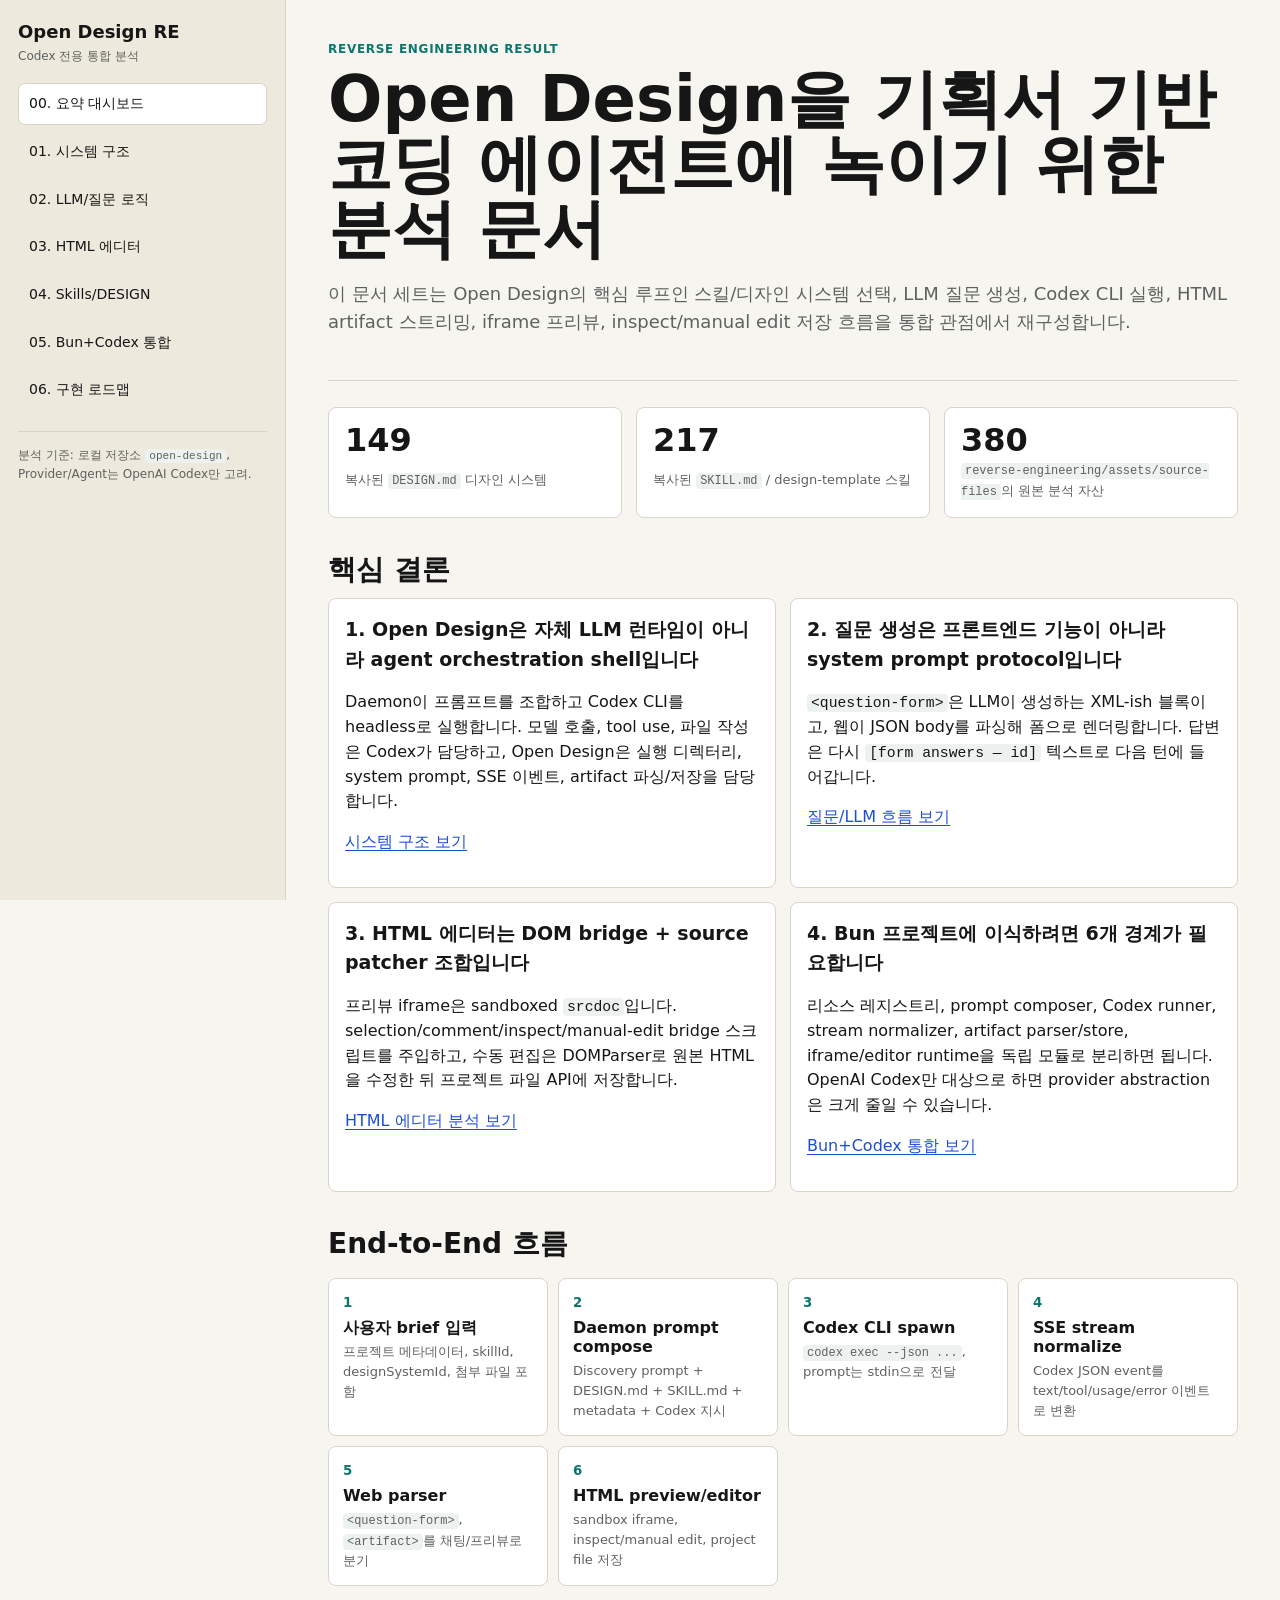
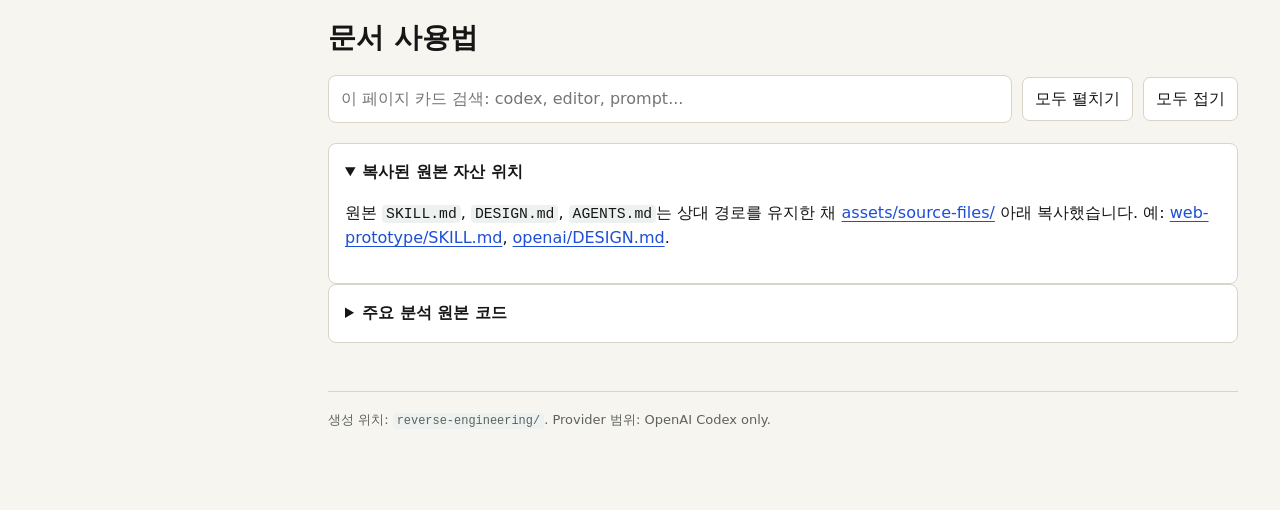
<file: reverse-engineering/index.html>
<!doctype html>
<html lang="ko">
<head>
  <meta charset="utf-8">
  <meta name="viewport" content="width=device-width, initial-scale=1">
  <title>Open Design 역공학 분석</title>
  <link rel="stylesheet" href="assets/reverse-engineering.css">
</head>
<body>
  <div class="shell">
    <aside class="side">
      <a class="brand" href="index.html"><strong>Open Design RE</strong><span>Codex 전용 통합 분석</span></a>
      <nav class="nav">
        <a href="index.html">00. 요약 대시보드</a>
        <a href="01-system-architecture.html">01. 시스템 구조</a>
        <a href="02-prompt-llm-flow.html">02. LLM/질문 로직</a>
        <a href="03-html-editor-preview.html">03. HTML 에디터</a>
        <a href="04-skills-design-systems.html">04. Skills/DESIGN</a>
        <a href="05-bun-codex-integration.html">05. Bun+Codex 통합</a>
        <a href="06-implementation-roadmap.html">06. 구현 로드맵</a>
      </nav>
      <p class="side-note">분석 기준: 로컬 저장소 <code>open-design</code>, Provider/Agent는 OpenAI Codex만 고려.</p>
    </aside>
    <main class="content">
      <section class="hero">
        <div class="eyebrow">Reverse engineering result</div>
        <h1>Open Design을 기획서 기반 코딩 에이전트에 녹이기 위한 분석 문서</h1>
        <p class="lead">이 문서 세트는 Open Design의 핵심 루프인 스킬/디자인 시스템 선택, LLM 질문 생성, Codex CLI 실행, HTML artifact 스트리밍, iframe 프리뷰, inspect/manual edit 저장 흐름을 통합 관점에서 재구성합니다.</p>
      </section>

      <section class="grid cols-3">
        <article class="card metric">
          <strong>149</strong>
          <span>복사된 <code>DESIGN.md</code> 디자인 시스템</span>
        </article>
        <article class="card metric">
          <strong>217</strong>
          <span>복사된 <code>SKILL.md</code> / design-template 스킬</span>
        </article>
        <article class="card metric">
          <strong>380</strong>
          <span><code>reverse-engineering/assets/source-files</code>의 원본 분석 자산</span>
        </article>
      </section>

      <section>
        <h2>핵심 결론</h2>
        <div class="grid cols-2">
          <article class="card" data-keywords="architecture daemon web codex">
            <h3>1. Open Design은 자체 LLM 런타임이 아니라 agent orchestration shell입니다</h3>
            <p>Daemon이 프롬프트를 조합하고 Codex CLI를 headless로 실행합니다. 모델 호출, tool use, 파일 작성은 Codex가 담당하고, Open Design은 실행 디렉터리, system prompt, SSE 이벤트, artifact 파싱/저장을 담당합니다.</p>
            <p><a href="01-system-architecture.html">시스템 구조 보기</a></p>
          </article>
          <article class="card" data-keywords="question form discovery direction">
            <h3>2. 질문 생성은 프론트엔드 기능이 아니라 system prompt protocol입니다</h3>
            <p><code>&lt;question-form&gt;</code>은 LLM이 생성하는 XML-ish 블록이고, 웹이 JSON body를 파싱해 폼으로 렌더링합니다. 답변은 다시 <code>[form answers — id]</code> 텍스트로 다음 턴에 들어갑니다.</p>
            <p><a href="02-prompt-llm-flow.html">질문/LLM 흐름 보기</a></p>
          </article>
          <article class="card" data-keywords="html editor iframe manual edit inspect">
            <h3>3. HTML 에디터는 DOM bridge + source patcher 조합입니다</h3>
            <p>프리뷰 iframe은 sandboxed <code>srcdoc</code>입니다. selection/comment/inspect/manual-edit bridge 스크립트를 주입하고, 수동 편집은 DOMParser로 원본 HTML을 수정한 뒤 프로젝트 파일 API에 저장합니다.</p>
            <p><a href="03-html-editor-preview.html">HTML 에디터 분석 보기</a></p>
          </article>
          <article class="card" data-keywords="bun codex integration">
            <h3>4. Bun 프로젝트에 이식하려면 6개 경계가 필요합니다</h3>
            <p>리소스 레지스트리, prompt composer, Codex runner, stream normalizer, artifact parser/store, iframe/editor runtime을 독립 모듈로 분리하면 됩니다. OpenAI Codex만 대상으로 하면 provider abstraction은 크게 줄일 수 있습니다.</p>
            <p><a href="05-bun-codex-integration.html">Bun+Codex 통합 보기</a></p>
          </article>
        </div>
      </section>

      <section>
        <h2>End-to-End 흐름</h2>
        <div class="flow step-grid">
          <div class="step"><small>1</small><strong>사용자 brief 입력</strong><span>프로젝트 메타데이터, skillId, designSystemId, 첨부 파일 포함</span></div>
          <div class="step"><small>2</small><strong>Daemon prompt compose</strong><span>Discovery prompt + DESIGN.md + SKILL.md + metadata + Codex 지시</span></div>
          <div class="step"><small>3</small><strong>Codex CLI spawn</strong><span><code>codex exec --json ...</code>, prompt는 stdin으로 전달</span></div>
          <div class="step"><small>4</small><strong>SSE stream normalize</strong><span>Codex JSON event를 text/tool/usage/error 이벤트로 변환</span></div>
          <div class="step"><small>5</small><strong>Web parser</strong><span><code>&lt;question-form&gt;</code>, <code>&lt;artifact&gt;</code>를 채팅/프리뷰로 분기</span></div>
          <div class="step"><small>6</small><strong>HTML preview/editor</strong><span>sandbox iframe, inspect/manual edit, project file 저장</span></div>
        </div>
      </section>

      <section>
        <h2>문서 사용법</h2>
        <div class="toolbar">
          <input class="search" data-filter="[data-keywords]" placeholder="이 페이지 카드 검색: codex, editor, prompt...">
          <button data-expand-all>모두 펼치기</button>
          <button data-collapse-all>모두 접기</button>
        </div>
        <details open data-keywords="assets source files">
          <summary>복사된 원본 자산 위치</summary>
          <p>원본 <code>SKILL.md</code>, <code>DESIGN.md</code>, <code>AGENTS.md</code>는 상대 경로를 유지한 채 <a href="assets/source-files/">assets/source-files/</a> 아래 복사했습니다. 예: <a href="assets/source-files/design-templates/web-prototype/SKILL.md">web-prototype/SKILL.md</a>, <a href="assets/source-files/design-systems/openai/DESIGN.md">openai/DESIGN.md</a>.</p>
        </details>
        <details data-keywords="source references">
          <summary>주요 분석 원본 코드</summary>
          <ul>
            <li><a href="../apps/daemon/src/server.ts">apps/daemon/src/server.ts</a>: chat run 조립, Codex 실행, cwd/스킬 staging.</li>
            <li><a href="../apps/daemon/src/prompts/system.ts">apps/daemon/src/prompts/system.ts</a>: system prompt composer.</li>
            <li><a href="../apps/daemon/src/prompts/discovery.ts">apps/daemon/src/prompts/discovery.ts</a>: 질문 폼/방향 선택 프로토콜.</li>
            <li><a href="../apps/daemon/src/runtimes/defs/codex.ts">apps/daemon/src/runtimes/defs/codex.ts</a>: Codex CLI adapter.</li>
            <li><a href="../apps/web/src/components/ProjectView.tsx">apps/web/src/components/ProjectView.tsx</a>: artifact parser와 저장.</li>
            <li><a href="../apps/web/src/runtime/srcdoc.ts">apps/web/src/runtime/srcdoc.ts</a>: sandbox iframe bridge 주입.</li>
            <li><a href="../apps/web/src/edit-mode/source-patches.ts">apps/web/src/edit-mode/source-patches.ts</a>: manual edit source patching.</li>
          </ul>
        </details>
      </section>

      <footer class="foot">생성 위치: <code>reverse-engineering/</code>. Provider 범위: OpenAI Codex only.</footer>
    </main>
  </div>
  <script src="assets/reverse-engineering.js"></script>
</body>
</html>
</file>
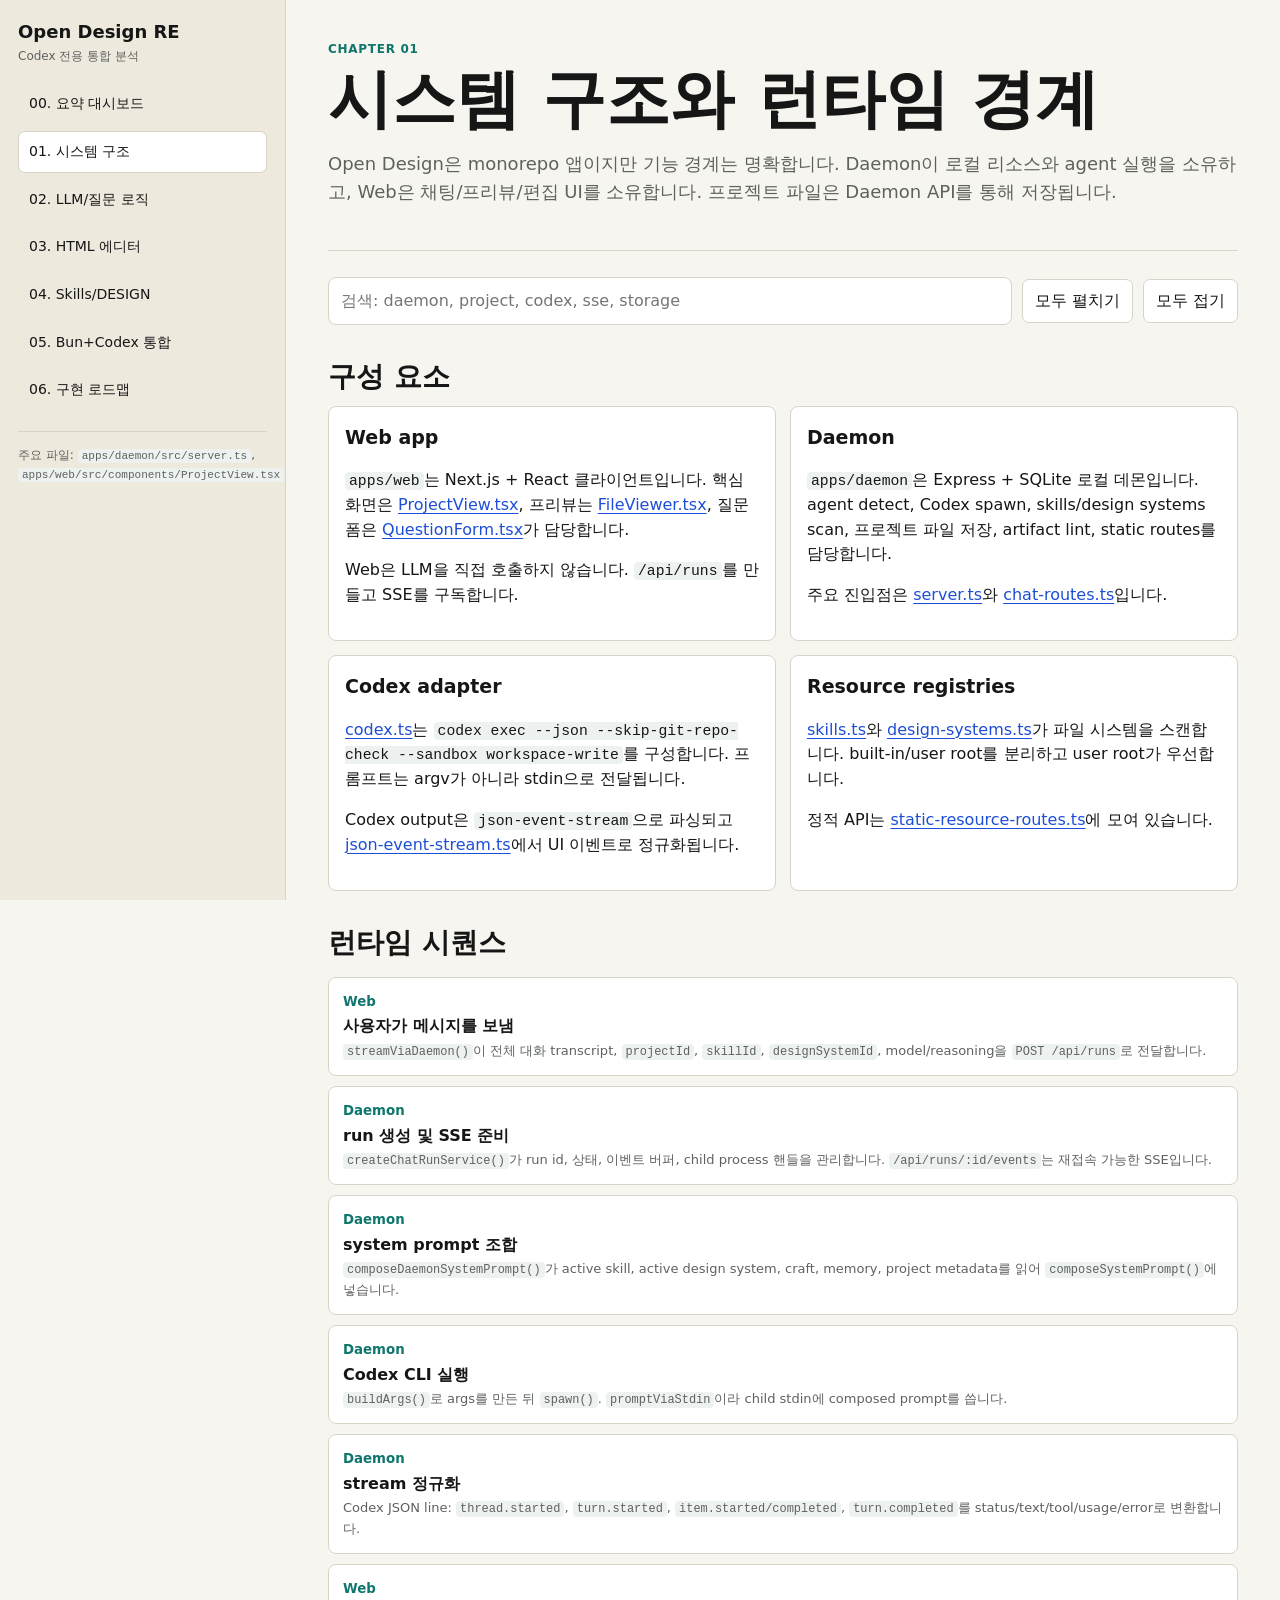
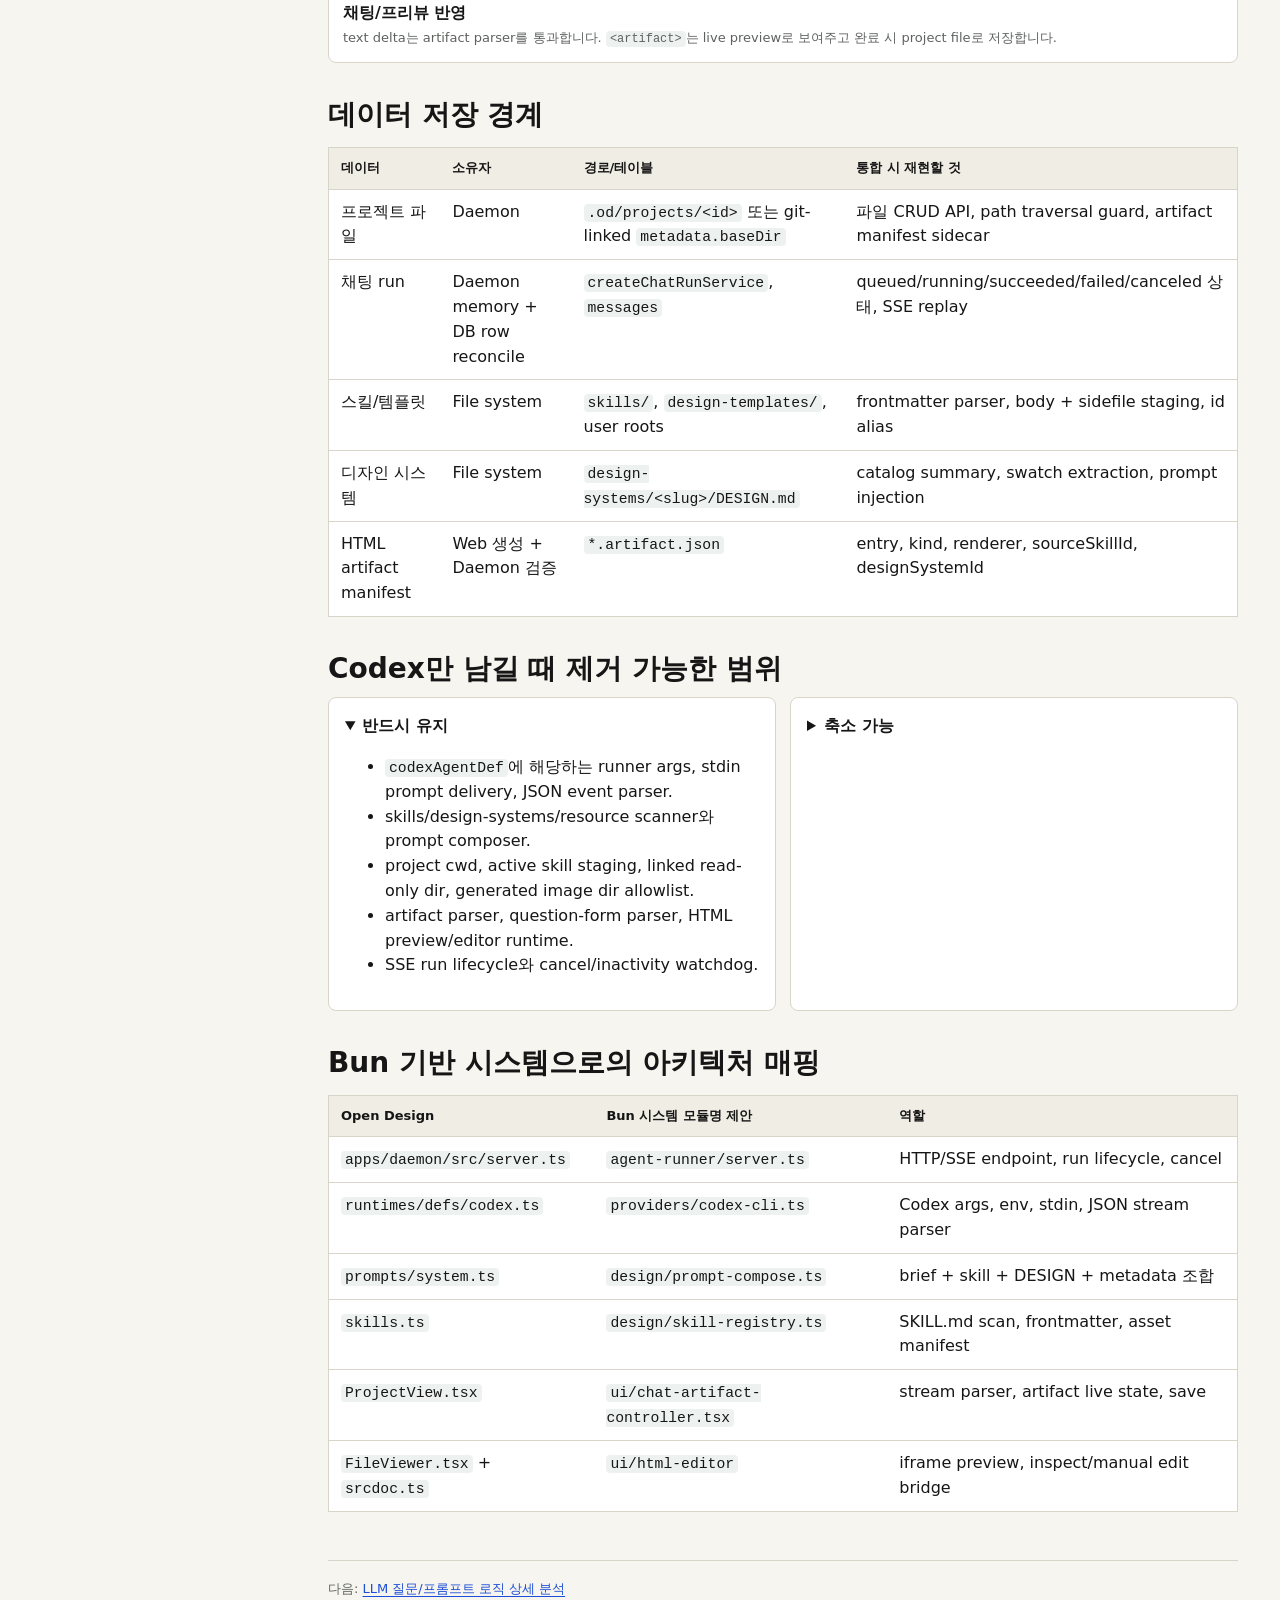
<file: reverse-engineering/01-system-architecture.html>
<!doctype html>
<html lang="ko">
<head>
  <meta charset="utf-8">
  <meta name="viewport" content="width=device-width, initial-scale=1">
  <title>01. 시스템 구조 - Open Design RE</title>
  <link rel="stylesheet" href="assets/reverse-engineering.css">
</head>
<body>
  <div class="shell">
    <aside class="side">
      <a class="brand" href="index.html"><strong>Open Design RE</strong><span>Codex 전용 통합 분석</span></a>
      <nav class="nav">
        <a href="index.html">00. 요약 대시보드</a>
        <a href="01-system-architecture.html">01. 시스템 구조</a>
        <a href="02-prompt-llm-flow.html">02. LLM/질문 로직</a>
        <a href="03-html-editor-preview.html">03. HTML 에디터</a>
        <a href="04-skills-design-systems.html">04. Skills/DESIGN</a>
        <a href="05-bun-codex-integration.html">05. Bun+Codex 통합</a>
        <a href="06-implementation-roadmap.html">06. 구현 로드맵</a>
      </nav>
      <p class="side-note">주요 파일: <code>apps/daemon/src/server.ts</code>, <code>apps/web/src/components/ProjectView.tsx</code>.</p>
    </aside>
    <main class="content">
      <section class="hero">
        <div class="eyebrow">Chapter 01</div>
        <h1>시스템 구조와 런타임 경계</h1>
        <p class="lead">Open Design은 monorepo 앱이지만 기능 경계는 명확합니다. Daemon이 로컬 리소스와 agent 실행을 소유하고, Web은 채팅/프리뷰/편집 UI를 소유합니다. 프로젝트 파일은 Daemon API를 통해 저장됩니다.</p>
      </section>

      <section class="toolbar">
        <input class="search" data-filter="[data-keywords]" placeholder="검색: daemon, project, codex, sse, storage">
        <button data-expand-all>모두 펼치기</button>
        <button data-collapse-all>모두 접기</button>
      </section>

      <section>
        <h2>구성 요소</h2>
        <div class="grid cols-2">
          <article class="card" data-keywords="web react next projectview">
            <h3>Web app</h3>
            <p><code>apps/web</code>는 Next.js + React 클라이언트입니다. 핵심 화면은 <a href="../apps/web/src/components/ProjectView.tsx">ProjectView.tsx</a>, 프리뷰는 <a href="../apps/web/src/components/FileViewer.tsx">FileViewer.tsx</a>, 질문 폼은 <a href="../apps/web/src/components/QuestionForm.tsx">QuestionForm.tsx</a>가 담당합니다.</p>
            <p>Web은 LLM을 직접 호출하지 않습니다. <code>/api/runs</code>를 만들고 SSE를 구독합니다.</p>
          </article>
          <article class="card" data-keywords="daemon express sqlite runs server">
            <h3>Daemon</h3>
            <p><code>apps/daemon</code>은 Express + SQLite 로컬 데몬입니다. agent detect, Codex spawn, skills/design systems scan, 프로젝트 파일 저장, artifact lint, static routes를 담당합니다.</p>
            <p>주요 진입점은 <a href="../apps/daemon/src/server.ts">server.ts</a>와 <a href="../apps/daemon/src/chat-routes.ts">chat-routes.ts</a>입니다.</p>
          </article>
          <article class="card" data-keywords="codex cli adapter">
            <h3>Codex adapter</h3>
            <p><a href="../apps/daemon/src/runtimes/defs/codex.ts">codex.ts</a>는 <code>codex exec --json --skip-git-repo-check --sandbox workspace-write</code>를 구성합니다. 프롬프트는 argv가 아니라 stdin으로 전달됩니다.</p>
            <p>Codex output은 <code>json-event-stream</code>으로 파싱되고 <a href="../apps/daemon/src/json-event-stream.ts">json-event-stream.ts</a>에서 UI 이벤트로 정규화됩니다.</p>
          </article>
          <article class="card" data-keywords="resources skills design systems">
            <h3>Resource registries</h3>
            <p><a href="../apps/daemon/src/skills.ts">skills.ts</a>와 <a href="../apps/daemon/src/design-systems.ts">design-systems.ts</a>가 파일 시스템을 스캔합니다. built-in/user root를 분리하고 user root가 우선합니다.</p>
            <p>정적 API는 <a href="../apps/daemon/src/static-resource-routes.ts">static-resource-routes.ts</a>에 모여 있습니다.</p>
          </article>
        </div>
      </section>

      <section>
        <h2>런타임 시퀀스</h2>
        <div class="flow">
          <div class="step" data-keywords="project web send"><small>Web</small><strong>사용자가 메시지를 보냄</strong><span><code>streamViaDaemon()</code>이 전체 대화 transcript, <code>projectId</code>, <code>skillId</code>, <code>designSystemId</code>, model/reasoning을 <code>POST /api/runs</code>로 전달합니다.</span></div>
          <div class="step" data-keywords="runs sse"><small>Daemon</small><strong>run 생성 및 SSE 준비</strong><span><code>createChatRunService()</code>가 run id, 상태, 이벤트 버퍼, child process 핸들을 관리합니다. <code>/api/runs/:id/events</code>는 재접속 가능한 SSE입니다.</span></div>
          <div class="step" data-keywords="compose prompt skills design"><small>Daemon</small><strong>system prompt 조합</strong><span><code>composeDaemonSystemPrompt()</code>가 active skill, active design system, craft, memory, project metadata를 읽어 <code>composeSystemPrompt()</code>에 넣습니다.</span></div>
          <div class="step" data-keywords="spawn codex stdin"><small>Daemon</small><strong>Codex CLI 실행</strong><span><code>buildArgs()</code>로 args를 만든 뒤 <code>spawn()</code>. <code>promptViaStdin</code>이라 child stdin에 composed prompt를 씁니다.</span></div>
          <div class="step" data-keywords="json event stream"><small>Daemon</small><strong>stream 정규화</strong><span>Codex JSON line: <code>thread.started</code>, <code>turn.started</code>, <code>item.started/completed</code>, <code>turn.completed</code>를 status/text/tool/usage/error로 변환합니다.</span></div>
          <div class="step" data-keywords="web parser artifact file"><small>Web</small><strong>채팅/프리뷰 반영</strong><span>text delta는 artifact parser를 통과합니다. <code>&lt;artifact&gt;</code>는 live preview로 보여주고 완료 시 project file로 저장합니다.</span></div>
        </div>
      </section>

      <section>
        <h2>데이터 저장 경계</h2>
        <table>
          <thead><tr><th>데이터</th><th>소유자</th><th>경로/테이블</th><th>통합 시 재현할 것</th></tr></thead>
          <tbody>
            <tr><td>프로젝트 파일</td><td>Daemon</td><td><code>.od/projects/&lt;id&gt;</code> 또는 git-linked <code>metadata.baseDir</code></td><td>파일 CRUD API, path traversal guard, artifact manifest sidecar</td></tr>
            <tr><td>채팅 run</td><td>Daemon memory + DB row reconcile</td><td><code>createChatRunService</code>, <code>messages</code></td><td>queued/running/succeeded/failed/canceled 상태, SSE replay</td></tr>
            <tr><td>스킬/템플릿</td><td>File system</td><td><code>skills/</code>, <code>design-templates/</code>, user roots</td><td>frontmatter parser, body + sidefile staging, id alias</td></tr>
            <tr><td>디자인 시스템</td><td>File system</td><td><code>design-systems/&lt;slug&gt;/DESIGN.md</code></td><td>catalog summary, swatch extraction, prompt injection</td></tr>
            <tr><td>HTML artifact manifest</td><td>Web 생성 + Daemon 검증</td><td><code>*.artifact.json</code></td><td>entry, kind, renderer, sourceSkillId, designSystemId</td></tr>
          </tbody>
        </table>
      </section>

      <section>
        <h2>Codex만 남길 때 제거 가능한 범위</h2>
        <div class="grid cols-2">
          <details open data-keywords="keep codex">
            <summary>반드시 유지</summary>
            <ul>
              <li><code>codexAgentDef</code>에 해당하는 runner args, stdin prompt delivery, JSON event parser.</li>
              <li>skills/design-systems/resource scanner와 prompt composer.</li>
              <li>project cwd, active skill staging, linked read-only dir, generated image dir allowlist.</li>
              <li>artifact parser, question-form parser, HTML preview/editor runtime.</li>
              <li>SSE run lifecycle와 cancel/inactivity watchdog.</li>
            </ul>
          </details>
          <details data-keywords="remove providers">
            <summary>축소 가능</summary>
            <ul>
              <li>Claude/Gemini/Qoder/OpenCode/Copilot/Pi/ACP adapter registry와 per-provider parser.</li>
              <li>Anthropic/OpenAI API fallback provider UI. 단, OpenAI Codex CLI 설정 UI는 유지.</li>
              <li>비-Codex MCP 전달 형식. Codex의 MCP/skill 로딩은 버전별로 분리 검증 필요.</li>
              <li>media provider path는 이미지 생성 기능을 쓰지 않는다면 후순위.</li>
            </ul>
          </details>
        </div>
      </section>

      <section>
        <h2>Bun 기반 시스템으로의 아키텍처 매핑</h2>
        <table>
          <thead><tr><th>Open Design</th><th>Bun 시스템 모듈명 제안</th><th>역할</th></tr></thead>
          <tbody>
            <tr><td><code>apps/daemon/src/server.ts</code></td><td><code>agent-runner/server.ts</code></td><td>HTTP/SSE endpoint, run lifecycle, cancel</td></tr>
            <tr><td><code>runtimes/defs/codex.ts</code></td><td><code>providers/codex-cli.ts</code></td><td>Codex args, env, stdin, JSON stream parser</td></tr>
            <tr><td><code>prompts/system.ts</code></td><td><code>design/prompt-compose.ts</code></td><td>brief + skill + DESIGN + metadata 조합</td></tr>
            <tr><td><code>skills.ts</code></td><td><code>design/skill-registry.ts</code></td><td>SKILL.md scan, frontmatter, asset manifest</td></tr>
            <tr><td><code>ProjectView.tsx</code></td><td><code>ui/chat-artifact-controller.tsx</code></td><td>stream parser, artifact live state, save</td></tr>
            <tr><td><code>FileViewer.tsx</code> + <code>srcdoc.ts</code></td><td><code>ui/html-editor</code></td><td>iframe preview, inspect/manual edit bridge</td></tr>
          </tbody>
        </table>
      </section>

      <footer class="foot">다음: <a href="02-prompt-llm-flow.html">LLM 질문/프롬프트 로직 상세 분석</a></footer>
    </main>
  </div>
  <script src="assets/reverse-engineering.js"></script>
</body>
</html>
</file>
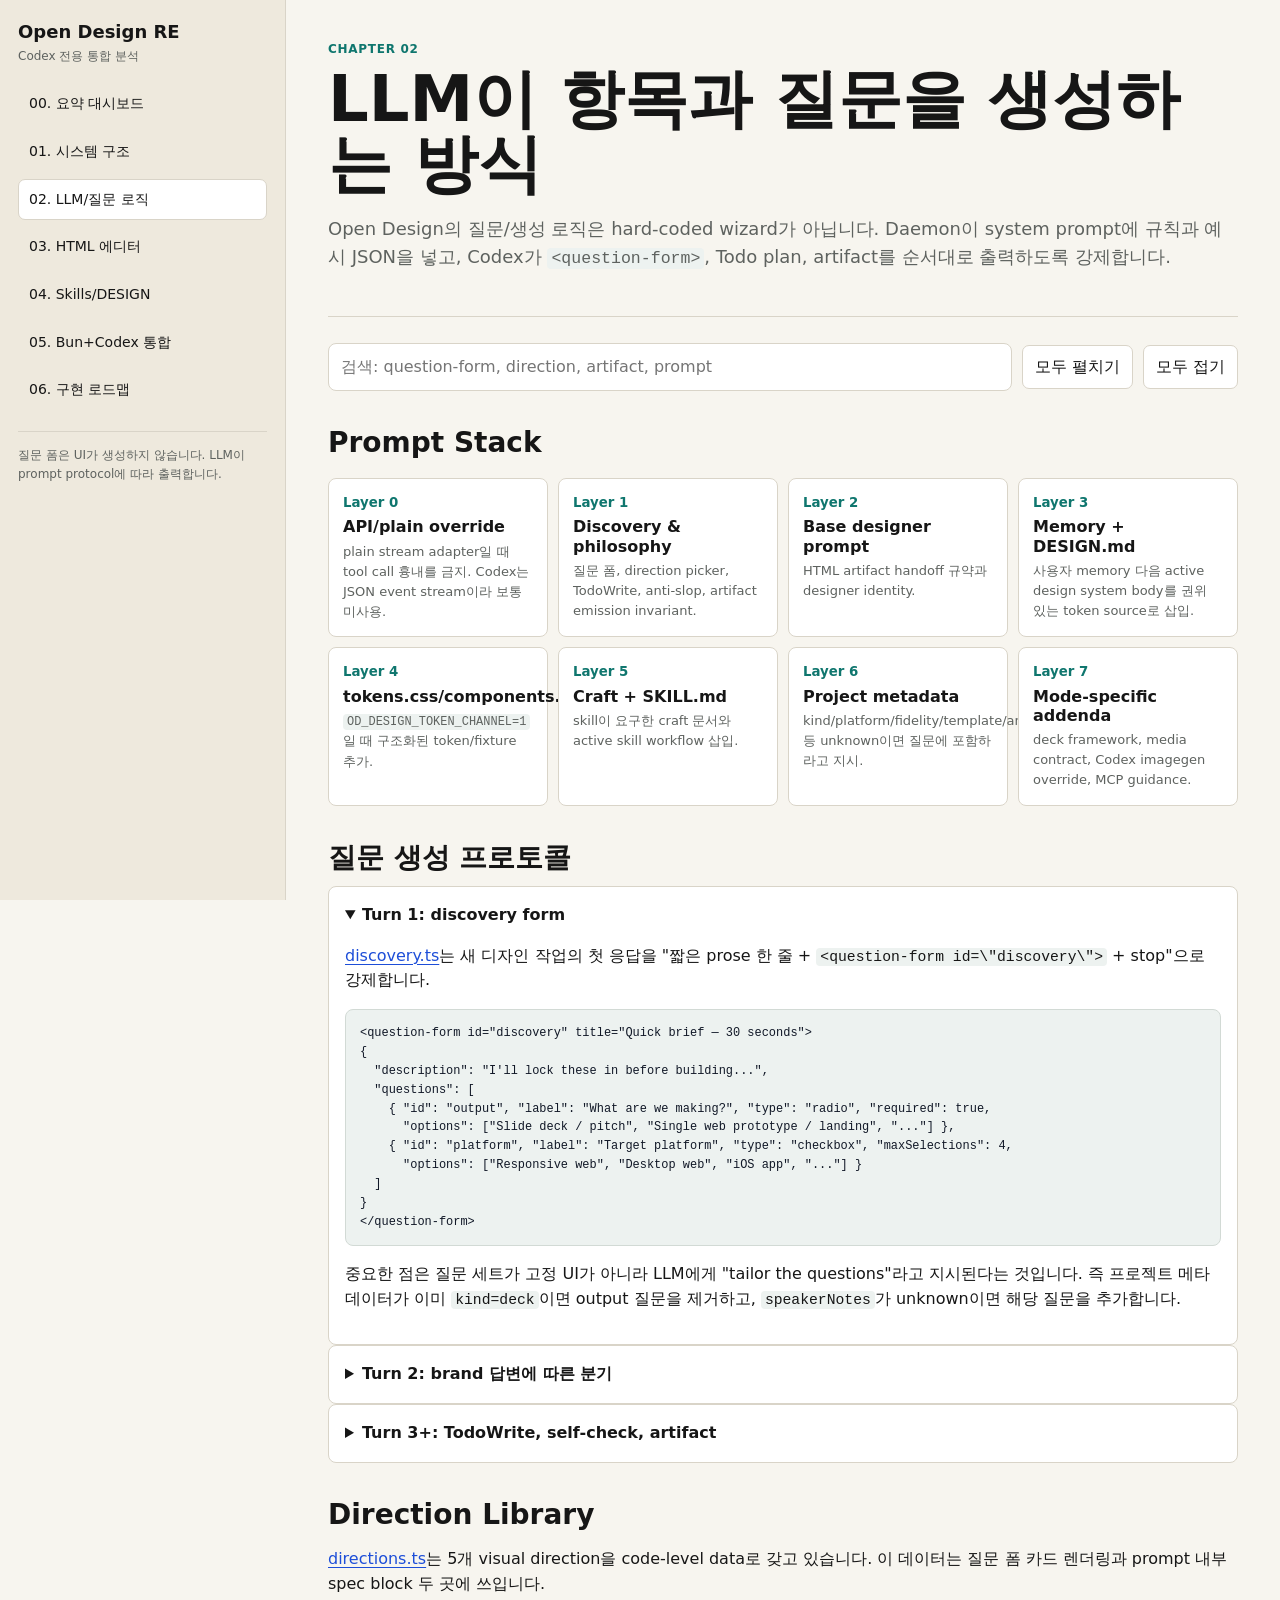
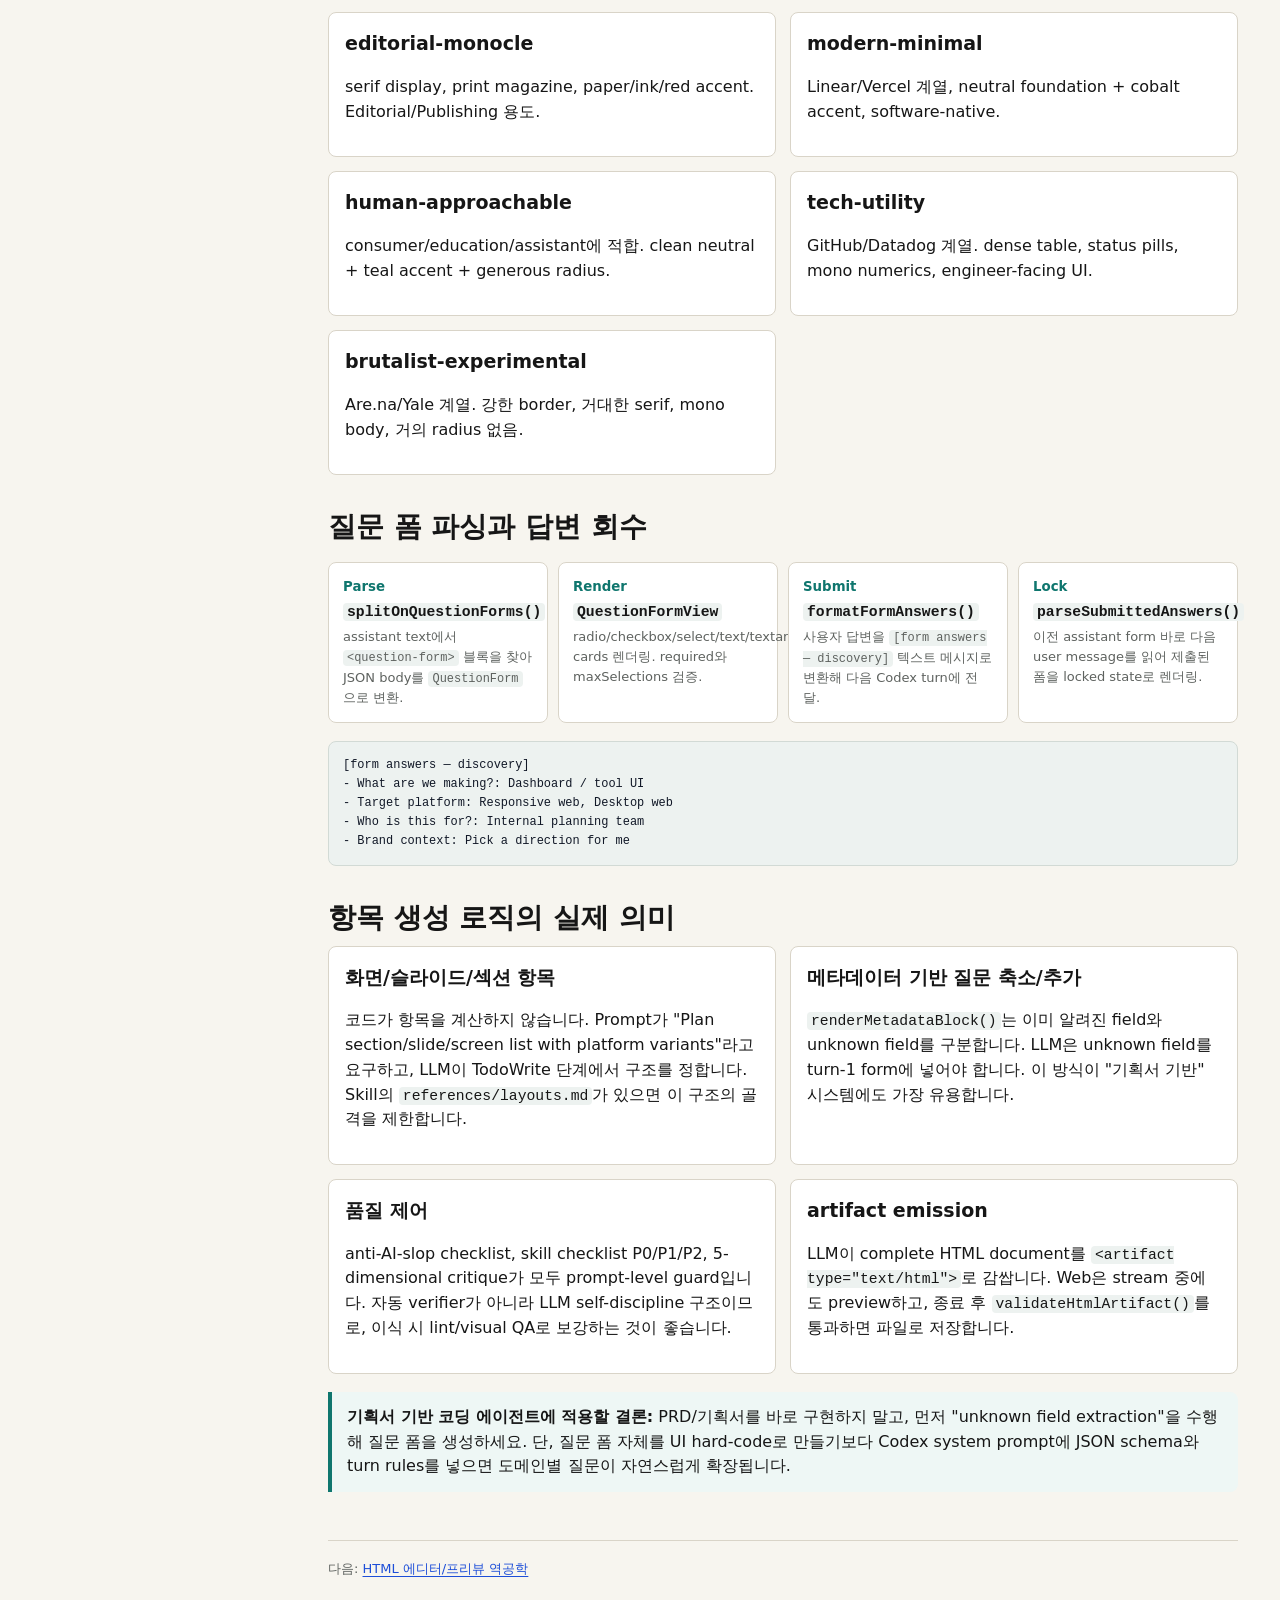
<file: reverse-engineering/02-prompt-llm-flow.html>
<!doctype html>
<html lang="ko">
<head>
  <meta charset="utf-8">
  <meta name="viewport" content="width=device-width, initial-scale=1">
  <title>02. LLM/질문 로직 - Open Design RE</title>
  <link rel="stylesheet" href="assets/reverse-engineering.css">
</head>
<body>
  <div class="shell">
    <aside class="side">
      <a class="brand" href="index.html"><strong>Open Design RE</strong><span>Codex 전용 통합 분석</span></a>
      <nav class="nav">
        <a href="index.html">00. 요약 대시보드</a>
        <a href="01-system-architecture.html">01. 시스템 구조</a>
        <a href="02-prompt-llm-flow.html">02. LLM/질문 로직</a>
        <a href="03-html-editor-preview.html">03. HTML 에디터</a>
        <a href="04-skills-design-systems.html">04. Skills/DESIGN</a>
        <a href="05-bun-codex-integration.html">05. Bun+Codex 통합</a>
        <a href="06-implementation-roadmap.html">06. 구현 로드맵</a>
      </nav>
      <p class="side-note">질문 폼은 UI가 생성하지 않습니다. LLM이 prompt protocol에 따라 출력합니다.</p>
    </aside>
    <main class="content">
      <section class="hero">
        <div class="eyebrow">Chapter 02</div>
        <h1>LLM이 항목과 질문을 생성하는 방식</h1>
        <p class="lead">Open Design의 질문/생성 로직은 hard-coded wizard가 아닙니다. Daemon이 system prompt에 규칙과 예시 JSON을 넣고, Codex가 <code>&lt;question-form&gt;</code>, Todo plan, artifact를 순서대로 출력하도록 강제합니다.</p>
      </section>

      <section class="toolbar">
        <input class="search" data-filter="[data-keywords]" placeholder="검색: question-form, direction, artifact, prompt">
        <button data-expand-all>모두 펼치기</button>
        <button data-collapse-all>모두 접기</button>
      </section>

      <section>
        <h2>Prompt Stack</h2>
        <div class="flow step-grid">
          <div class="step"><small>Layer 0</small><strong>API/plain override</strong><span>plain stream adapter일 때 tool call 흉내를 금지. Codex는 JSON event stream이라 보통 미사용.</span></div>
          <div class="step"><small>Layer 1</small><strong>Discovery & philosophy</strong><span>질문 폼, direction picker, TodoWrite, anti-slop, artifact emission invariant.</span></div>
          <div class="step"><small>Layer 2</small><strong>Base designer prompt</strong><span>HTML artifact handoff 규약과 designer identity.</span></div>
          <div class="step"><small>Layer 3</small><strong>Memory + DESIGN.md</strong><span>사용자 memory 다음 active design system body를 권위 있는 token source로 삽입.</span></div>
          <div class="step"><small>Layer 4</small><strong>tokens.css/components.html</strong><span><code>OD_DESIGN_TOKEN_CHANNEL=1</code>일 때 구조화된 token/fixture 추가.</span></div>
          <div class="step"><small>Layer 5</small><strong>Craft + SKILL.md</strong><span>skill이 요구한 craft 문서와 active skill workflow 삽입.</span></div>
          <div class="step"><small>Layer 6</small><strong>Project metadata</strong><span>kind/platform/fidelity/template/animations 등 unknown이면 질문에 포함하라고 지시.</span></div>
          <div class="step"><small>Layer 7</small><strong>Mode-specific addenda</strong><span>deck framework, media contract, Codex imagegen override, MCP guidance.</span></div>
        </div>
      </section>

      <section>
        <h2>질문 생성 프로토콜</h2>
        <details open data-keywords="turn 1 discovery question form">
          <summary>Turn 1: discovery form</summary>
          <p><a href="../apps/daemon/src/prompts/discovery.ts">discovery.ts</a>는 새 디자인 작업의 첫 응답을 "짧은 prose 한 줄 + <code>&lt;question-form id=\"discovery\"&gt;</code> + stop"으로 강제합니다.</p>
          <pre><code>&lt;question-form id="discovery" title="Quick brief — 30 seconds"&gt;
{
  "description": "I'll lock these in before building...",
  "questions": [
    { "id": "output", "label": "What are we making?", "type": "radio", "required": true,
      "options": ["Slide deck / pitch", "Single web prototype / landing", "..."] },
    { "id": "platform", "label": "Target platform", "type": "checkbox", "maxSelections": 4,
      "options": ["Responsive web", "Desktop web", "iOS app", "..."] }
  ]
}
&lt;/question-form&gt;</code></pre>
          <p>중요한 점은 질문 세트가 고정 UI가 아니라 LLM에게 "tailor the questions"라고 지시된다는 것입니다. 즉 프로젝트 메타데이터가 이미 <code>kind=deck</code>이면 output 질문을 제거하고, <code>speakerNotes</code>가 unknown이면 해당 질문을 추가합니다.</p>
        </details>
        <details data-keywords="turn 2 direction cards brand">
          <summary>Turn 2: brand 답변에 따른 분기</summary>
          <table>
            <thead><tr><th>brand 답변</th><th>LLM 행동</th><th>목적</th></tr></thead>
            <tbody>
              <tr><td>Pick a direction for me</td><td><code>&lt;question-form id="direction"&gt;</code> 생성</td><td>모델이 임의로 미감을 고르지 않고 5개 deterministic direction 중 사용자가 선택</td></tr>
              <tr><td>I have a brand spec</td><td>브랜드 자료 탐색, 색/폰트 추출, <code>brand-spec.md</code> 작성</td><td>기억 기반 추측 대신 실제 source에서 token 추출</td></tr>
              <tr><td>Match a reference site / screenshot</td><td>첨부/URL 분석 후 token codify</td><td>reference-grounded output</td></tr>
              <tr><td>기타</td><td>TodoWrite로 바로 진행</td><td>불필요한 질문 루프 제거</td></tr>
            </tbody>
          </table>
        </details>
        <details data-keywords="turn 3 todowrite artifact">
          <summary>Turn 3+: TodoWrite, self-check, artifact</summary>
          <p>방향이 확정되면 첫 tool call은 TodoWrite입니다. 계획은 active <code>DESIGN.md</code>, skill asset, layout, placeholder replacement, checklist, 5-dim critique, artifact emission 순서로 구성됩니다.</p>
          <p>핵심 invariant: 이 턴에 새 canonical HTML 파일을 쓴 경우에만 <code>&lt;artifact&gt;</code>를 emit합니다. 기존 파일을 편집만 했으면 artifact를 다시 emit하지 않습니다.</p>
        </details>
      </section>

      <section>
        <h2>Direction Library</h2>
        <p><a href="../apps/daemon/src/prompts/directions.ts">directions.ts</a>는 5개 visual direction을 code-level data로 갖고 있습니다. 이 데이터는 질문 폼 카드 렌더링과 prompt 내부 spec block 두 곳에 쓰입니다.</p>
        <div class="grid cols-2">
          <article class="card" data-keywords="editorial monocle"><h3>editorial-monocle</h3><p>serif display, print magazine, paper/ink/red accent. Editorial/Publishing 용도.</p></article>
          <article class="card" data-keywords="modern minimal"><h3>modern-minimal</h3><p>Linear/Vercel 계열, neutral foundation + cobalt accent, software-native.</p></article>
          <article class="card" data-keywords="human approachable"><h3>human-approachable</h3><p>consumer/education/assistant에 적합. clean neutral + teal accent + generous radius.</p></article>
          <article class="card" data-keywords="tech utility"><h3>tech-utility</h3><p>GitHub/Datadog 계열. dense table, status pills, mono numerics, engineer-facing UI.</p></article>
          <article class="card" data-keywords="brutalist experimental"><h3>brutalist-experimental</h3><p>Are.na/Yale 계열. 강한 border, 거대한 serif, mono body, 거의 radius 없음.</p></article>
        </div>
      </section>

      <section>
        <h2>질문 폼 파싱과 답변 회수</h2>
        <div class="flow step-grid">
          <div class="step"><small>Parse</small><strong><code>splitOnQuestionForms()</code></strong><span>assistant text에서 <code>&lt;question-form&gt;</code> 블록을 찾아 JSON body를 <code>QuestionForm</code>으로 변환.</span></div>
          <div class="step"><small>Render</small><strong><code>QuestionFormView</code></strong><span>radio/checkbox/select/text/textarea/direction-cards 렌더링. required와 maxSelections 검증.</span></div>
          <div class="step"><small>Submit</small><strong><code>formatFormAnswers()</code></strong><span>사용자 답변을 <code>[form answers — discovery]</code> 텍스트 메시지로 변환해 다음 Codex turn에 전달.</span></div>
          <div class="step"><small>Lock</small><strong><code>parseSubmittedAnswers()</code></strong><span>이전 assistant form 바로 다음 user message를 읽어 제출된 폼을 locked state로 렌더링.</span></div>
        </div>
        <pre><code>[form answers — discovery]
- What are we making?: Dashboard / tool UI
- Target platform: Responsive web, Desktop web
- Who is this for?: Internal planning team
- Brand context: Pick a direction for me</code></pre>
      </section>

      <section>
        <h2>항목 생성 로직의 실제 의미</h2>
        <div class="grid cols-2">
          <article class="card" data-keywords="items output screens slides">
            <h3>화면/슬라이드/섹션 항목</h3>
            <p>코드가 항목을 계산하지 않습니다. Prompt가 "Plan section/slide/screen list with platform variants"라고 요구하고, LLM이 TodoWrite 단계에서 구조를 정합니다. Skill의 <code>references/layouts.md</code>가 있으면 이 구조의 골격을 제한합니다.</p>
          </article>
          <article class="card" data-keywords="project metadata">
            <h3>메타데이터 기반 질문 축소/추가</h3>
            <p><code>renderMetadataBlock()</code>는 이미 알려진 field와 unknown field를 구분합니다. LLM은 unknown field를 turn-1 form에 넣어야 합니다. 이 방식이 "기획서 기반" 시스템에도 가장 유용합니다.</p>
          </article>
          <article class="card" data-keywords="anti slop critique">
            <h3>품질 제어</h3>
            <p>anti-AI-slop checklist, skill checklist P0/P1/P2, 5-dimensional critique가 모두 prompt-level guard입니다. 자동 verifier가 아니라 LLM self-discipline 구조이므로, 이식 시 lint/visual QA로 보강하는 것이 좋습니다.</p>
          </article>
          <article class="card" data-keywords="artifact conditional">
            <h3>artifact emission</h3>
            <p>LLM이 complete HTML document를 <code>&lt;artifact type="text/html"&gt;</code>로 감쌉니다. Web은 stream 중에도 preview하고, 종료 후 <code>validateHtmlArtifact()</code>를 통과하면 파일로 저장합니다.</p>
          </article>
        </div>
      </section>

      <section class="callout">
        <strong>기획서 기반 코딩 에이전트에 적용할 결론:</strong>
        PRD/기획서를 바로 구현하지 말고, 먼저 "unknown field extraction"을 수행해 질문 폼을 생성하세요. 단, 질문 폼 자체를 UI hard-code로 만들기보다 Codex system prompt에 JSON schema와 turn rules를 넣으면 도메인별 질문이 자연스럽게 확장됩니다.
      </section>

      <footer class="foot">다음: <a href="03-html-editor-preview.html">HTML 에디터/프리뷰 역공학</a></footer>
    </main>
  </div>
  <script src="assets/reverse-engineering.js"></script>
</body>
</html>
</file>
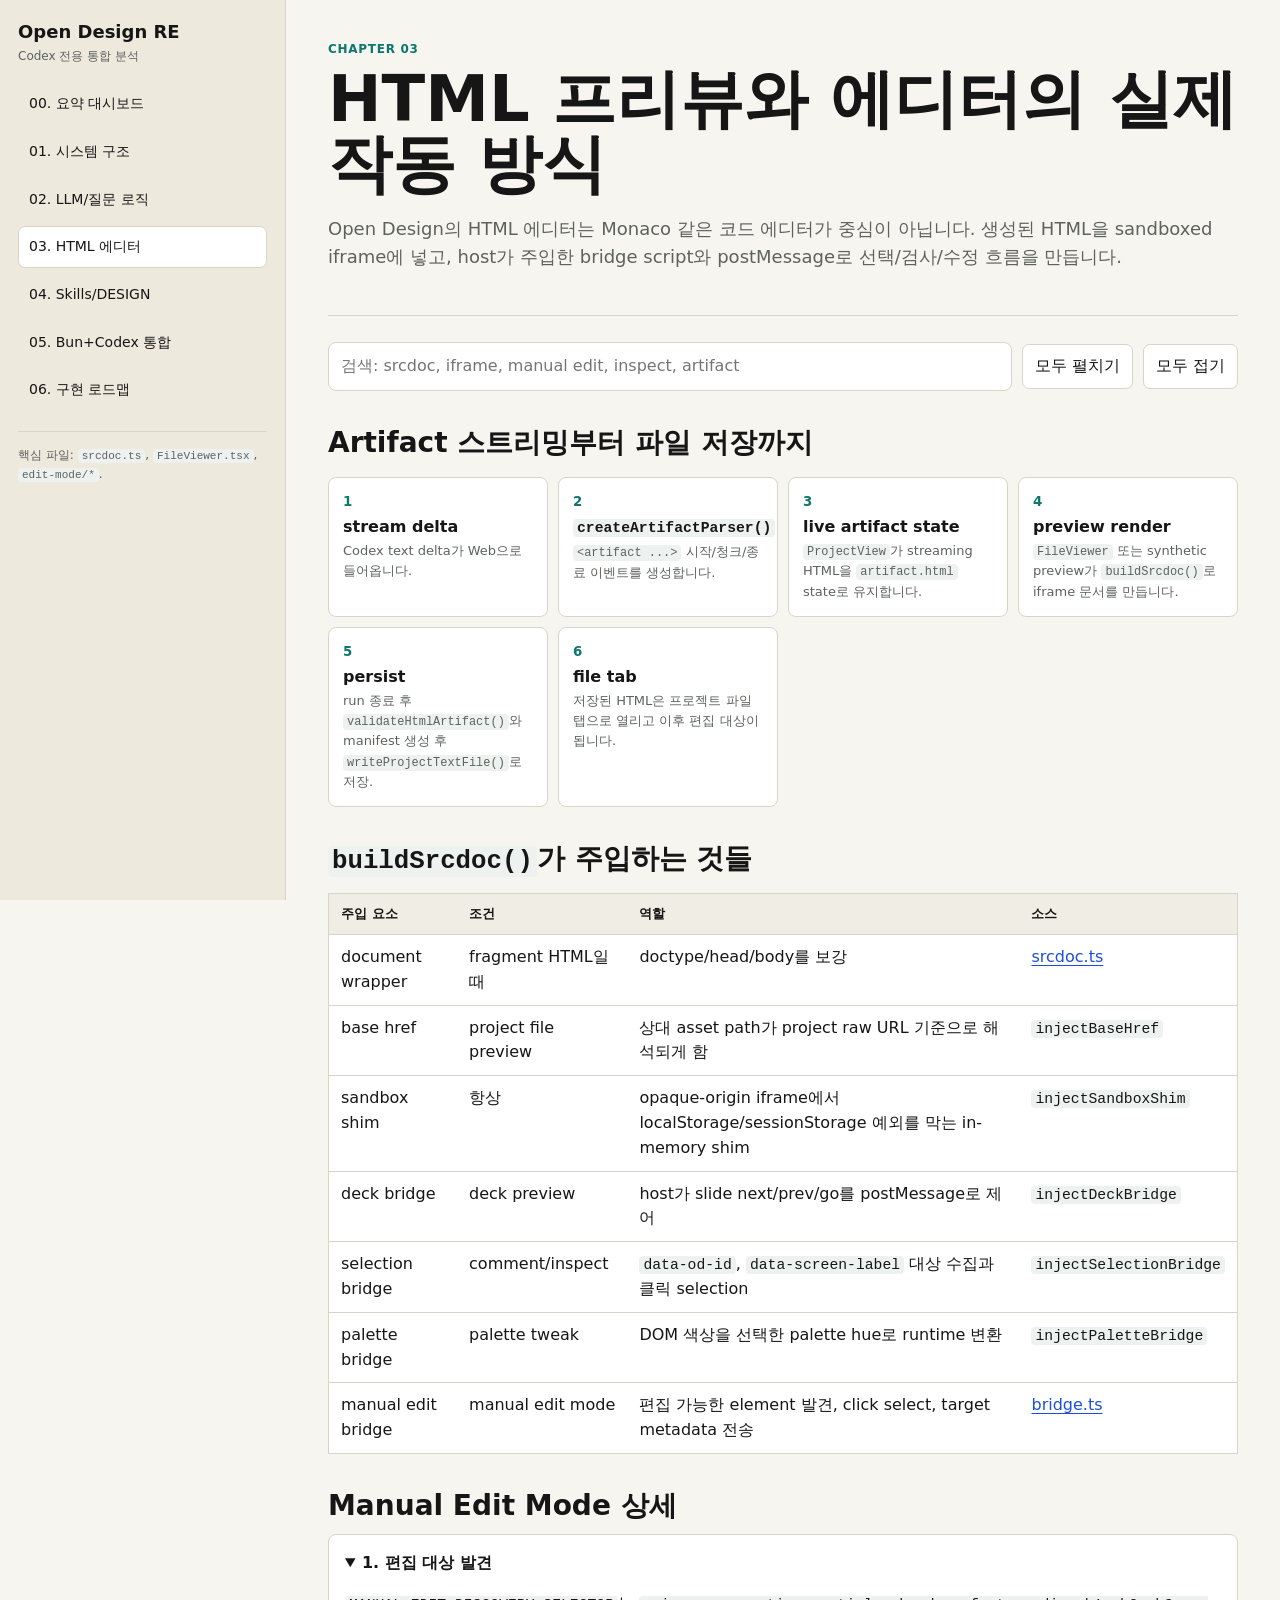
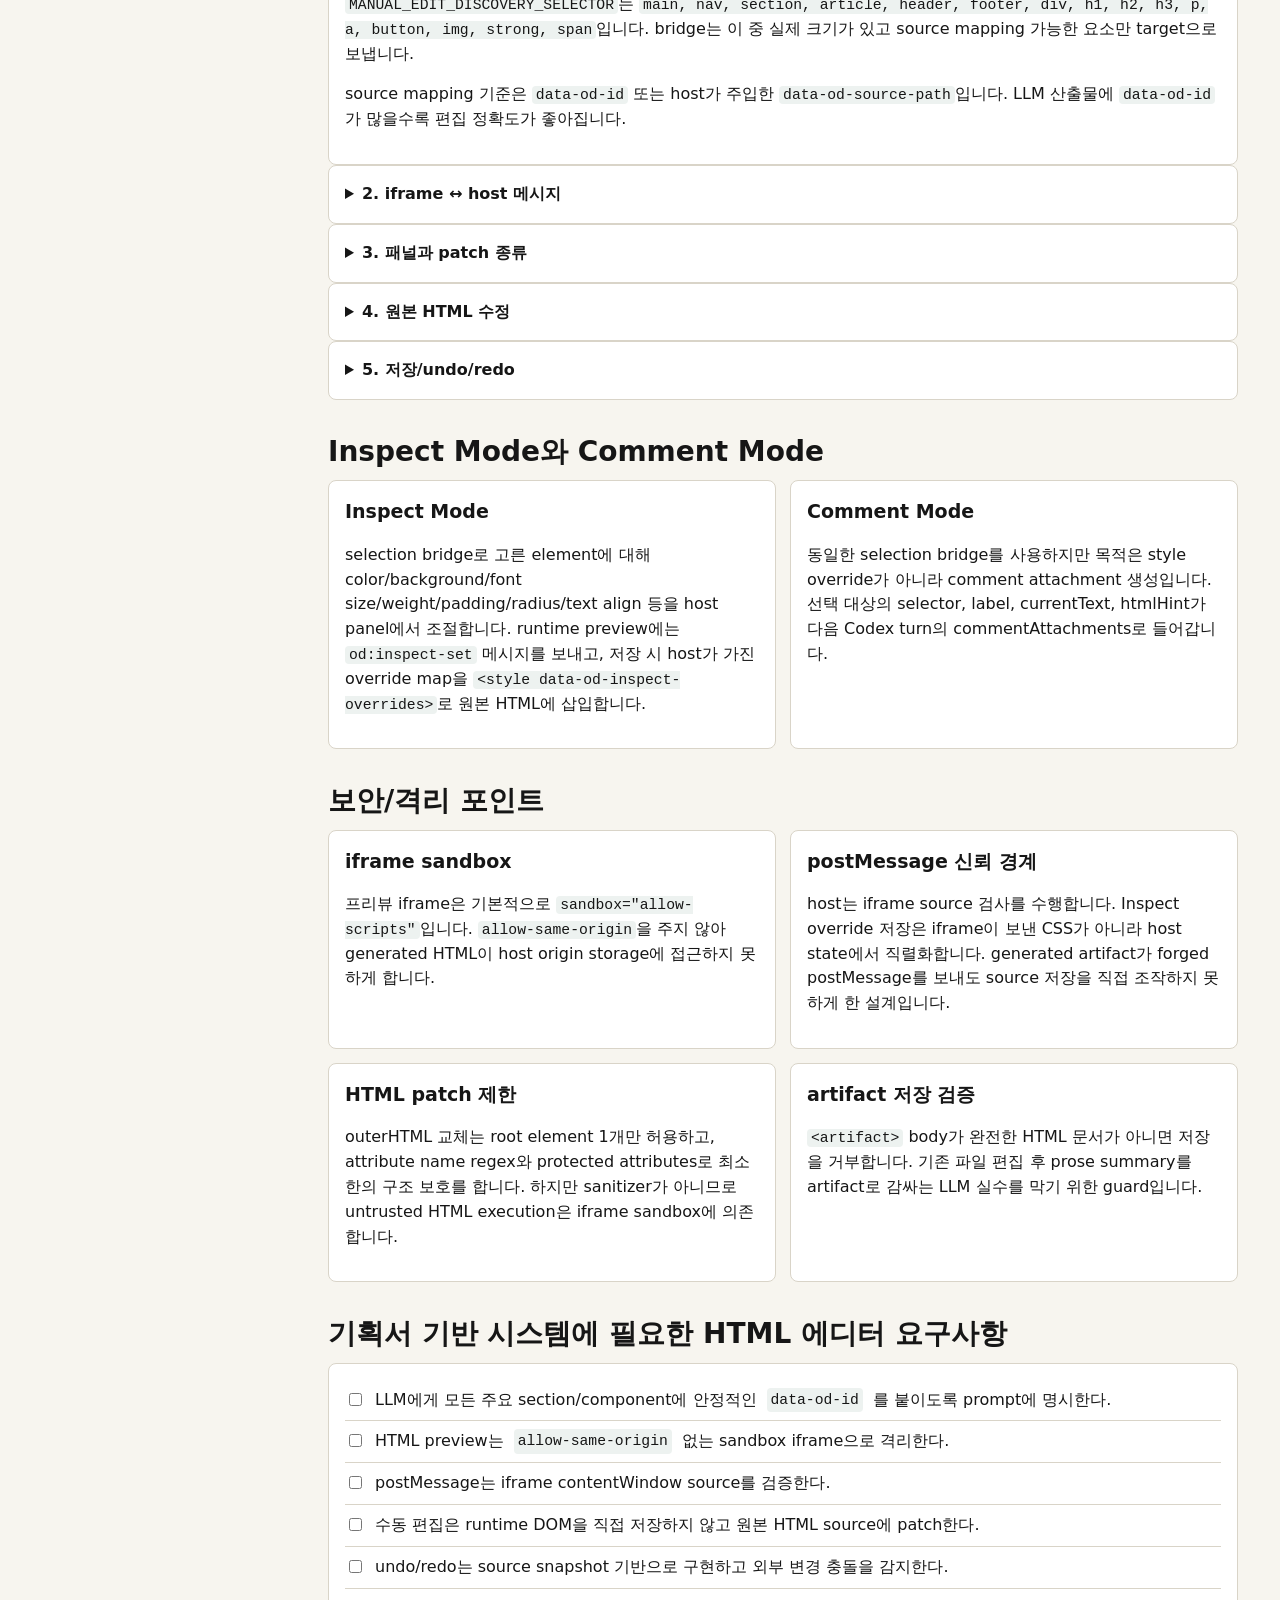
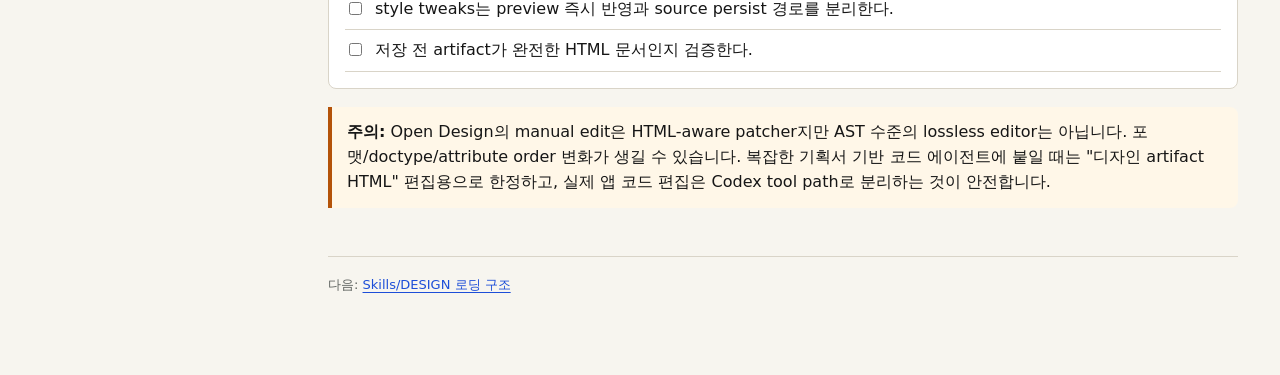
<file: reverse-engineering/03-html-editor-preview.html>
<!doctype html>
<html lang="ko">
<head>
  <meta charset="utf-8">
  <meta name="viewport" content="width=device-width, initial-scale=1">
  <title>03. HTML 에디터 - Open Design RE</title>
  <link rel="stylesheet" href="assets/reverse-engineering.css">
</head>
<body>
  <div class="shell">
    <aside class="side">
      <a class="brand" href="index.html"><strong>Open Design RE</strong><span>Codex 전용 통합 분석</span></a>
      <nav class="nav">
        <a href="index.html">00. 요약 대시보드</a>
        <a href="01-system-architecture.html">01. 시스템 구조</a>
        <a href="02-prompt-llm-flow.html">02. LLM/질문 로직</a>
        <a href="03-html-editor-preview.html">03. HTML 에디터</a>
        <a href="04-skills-design-systems.html">04. Skills/DESIGN</a>
        <a href="05-bun-codex-integration.html">05. Bun+Codex 통합</a>
        <a href="06-implementation-roadmap.html">06. 구현 로드맵</a>
      </nav>
      <p class="side-note">핵심 파일: <code>srcdoc.ts</code>, <code>FileViewer.tsx</code>, <code>edit-mode/*</code>.</p>
    </aside>
    <main class="content">
      <section class="hero">
        <div class="eyebrow">Chapter 03</div>
        <h1>HTML 프리뷰와 에디터의 실제 작동 방식</h1>
        <p class="lead">Open Design의 HTML 에디터는 Monaco 같은 코드 에디터가 중심이 아닙니다. 생성된 HTML을 sandboxed iframe에 넣고, host가 주입한 bridge script와 postMessage로 선택/검사/수정 흐름을 만듭니다.</p>
      </section>

      <section class="toolbar">
        <input class="search" data-filter="[data-keywords]" placeholder="검색: srcdoc, iframe, manual edit, inspect, artifact">
        <button data-expand-all>모두 펼치기</button>
        <button data-collapse-all>모두 접기</button>
      </section>

      <section>
        <h2>Artifact 스트리밍부터 파일 저장까지</h2>
        <div class="flow step-grid">
          <div class="step"><small>1</small><strong>stream delta</strong><span>Codex text delta가 Web으로 들어옵니다.</span></div>
          <div class="step"><small>2</small><strong><code>createArtifactParser()</code></strong><span><code>&lt;artifact ...&gt;</code> 시작/청크/종료 이벤트를 생성합니다.</span></div>
          <div class="step"><small>3</small><strong>live artifact state</strong><span><code>ProjectView</code>가 streaming HTML을 <code>artifact.html</code> state로 유지합니다.</span></div>
          <div class="step"><small>4</small><strong>preview render</strong><span><code>FileViewer</code> 또는 synthetic preview가 <code>buildSrcdoc()</code>로 iframe 문서를 만듭니다.</span></div>
          <div class="step"><small>5</small><strong>persist</strong><span>run 종료 후 <code>validateHtmlArtifact()</code>와 manifest 생성 후 <code>writeProjectTextFile()</code>로 저장.</span></div>
          <div class="step"><small>6</small><strong>file tab</strong><span>저장된 HTML은 프로젝트 파일 탭으로 열리고 이후 편집 대상이 됩니다.</span></div>
        </div>
      </section>

      <section>
        <h2><code>buildSrcdoc()</code>가 주입하는 것들</h2>
        <table>
          <thead><tr><th>주입 요소</th><th>조건</th><th>역할</th><th>소스</th></tr></thead>
          <tbody>
            <tr><td>document wrapper</td><td>fragment HTML일 때</td><td>doctype/head/body를 보강</td><td><a href="../apps/web/src/runtime/srcdoc.ts">srcdoc.ts</a></td></tr>
            <tr><td>base href</td><td>project file preview</td><td>상대 asset path가 project raw URL 기준으로 해석되게 함</td><td><code>injectBaseHref</code></td></tr>
            <tr><td>sandbox shim</td><td>항상</td><td>opaque-origin iframe에서 localStorage/sessionStorage 예외를 막는 in-memory shim</td><td><code>injectSandboxShim</code></td></tr>
            <tr><td>deck bridge</td><td>deck preview</td><td>host가 slide next/prev/go를 postMessage로 제어</td><td><code>injectDeckBridge</code></td></tr>
            <tr><td>selection bridge</td><td>comment/inspect</td><td><code>data-od-id</code>, <code>data-screen-label</code> 대상 수집과 클릭 selection</td><td><code>injectSelectionBridge</code></td></tr>
            <tr><td>palette bridge</td><td>palette tweak</td><td>DOM 색상을 선택한 palette hue로 runtime 변환</td><td><code>injectPaletteBridge</code></td></tr>
            <tr><td>manual edit bridge</td><td>manual edit mode</td><td>편집 가능한 element 발견, click select, target metadata 전송</td><td><a href="../apps/web/src/edit-mode/bridge.ts">bridge.ts</a></td></tr>
          </tbody>
        </table>
      </section>

      <section>
        <h2>Manual Edit Mode 상세</h2>
        <details open data-keywords="manual edit target discovery">
          <summary>1. 편집 대상 발견</summary>
          <p><code>MANUAL_EDIT_DISCOVERY_SELECTOR</code>는 <code>main, nav, section, article, header, footer, div, h1, h2, h3, p, a, button, img, strong, span</code>입니다. bridge는 이 중 실제 크기가 있고 source mapping 가능한 요소만 target으로 보냅니다.</p>
          <p>source mapping 기준은 <code>data-od-id</code> 또는 host가 주입한 <code>data-od-source-path</code>입니다. LLM 산출물에 <code>data-od-id</code>가 많을수록 편집 정확도가 좋아집니다.</p>
        </details>
        <details data-keywords="manual edit postmessage">
          <summary>2. iframe ↔ host 메시지</summary>
          <pre><code>// iframe → host
{ type: 'od-edit-targets', targets: [...] }
{ type: 'od-edit-select', target: { id, kind, label, fields, attributes, styles, outerHtml } }

// host → iframe
{ type: 'od-edit-mode', enabled: true }</code></pre>
          <p>host는 <code>ev.source === iframeRef.current.contentWindow</code>를 검사해 해당 iframe에서 온 메시지만 받습니다.</p>
        </details>
        <details data-keywords="manual edit panel patches">
          <summary>3. 패널과 patch 종류</summary>
          <p><a href="../apps/web/src/components/ManualEditPanel.tsx">ManualEditPanel</a>은 layer list, content/style/attributes/html/source 탭, undo/redo history를 제공합니다.</p>
          <ul>
            <li><code>set-text</code>: 자식 element가 없는 텍스트 노드만 안전하게 변경.</li>
            <li><code>set-link</code>: href와 label 변경. nested markup이면 label 변경 제한.</li>
            <li><code>set-image</code>: src/alt 변경.</li>
            <li><code>set-style</code>: inline style property를 camelCase → kebab-case로 적용.</li>
            <li><code>set-attributes</code>: 안전한 attribute명만 허용, protected <code>data-od-*</code>는 보호.</li>
            <li><code>set-outer-html</code>: replacement HTML은 root element 정확히 1개여야 함.</li>
            <li><code>set-full-source</code>: 전체 HTML source를 직접 교체.</li>
          </ul>
        </details>
        <details data-keywords="source patch domparser">
          <summary>4. 원본 HTML 수정</summary>
          <p><a href="../apps/web/src/edit-mode/source-patches.ts">source-patches.ts</a>는 browser <code>DOMParser</code>로 원본 HTML을 파싱하고, <code>data-od-id</code>, <code>data-od-runtime-id</code>, path id 순서로 element를 찾습니다. 수정 후 full document면 <code>&lt;!doctype html&gt;</code> + <code>documentElement.outerHTML</code>로 직렬화합니다.</p>
        </details>
        <details data-keywords="save write project file undo redo">
          <summary>5. 저장/undo/redo</summary>
          <p><code>FileViewer.applyManualEdit()</code>는 patch 적용 결과를 <code>writeProjectTextFile(projectId, file.name, result.source, { artifactManifest })</code>로 저장합니다. 파일이 외부에서 바뀐 경우 최신 source를 다시 읽고 history를 비워 덮어쓰기를 방지합니다.</p>
        </details>
      </section>

      <section>
        <h2>Inspect Mode와 Comment Mode</h2>
        <div class="grid cols-2">
          <article class="card" data-keywords="inspect style overrides">
            <h3>Inspect Mode</h3>
            <p>selection bridge로 고른 element에 대해 color/background/font size/weight/padding/radius/text align 등을 host panel에서 조절합니다. runtime preview에는 <code>od:inspect-set</code> 메시지를 보내고, 저장 시 host가 가진 override map을 <code>&lt;style data-od-inspect-overrides&gt;</code>로 원본 HTML에 삽입합니다.</p>
          </article>
          <article class="card" data-keywords="comment targets attachments">
            <h3>Comment Mode</h3>
            <p>동일한 selection bridge를 사용하지만 목적은 style override가 아니라 comment attachment 생성입니다. 선택 대상의 selector, label, currentText, htmlHint가 다음 Codex turn의 commentAttachments로 들어갑니다.</p>
          </article>
        </div>
      </section>

      <section>
        <h2>보안/격리 포인트</h2>
        <div class="grid cols-2">
          <article class="card" data-keywords="sandbox security">
            <h3>iframe sandbox</h3>
            <p>프리뷰 iframe은 기본적으로 <code>sandbox="allow-scripts"</code>입니다. <code>allow-same-origin</code>을 주지 않아 generated HTML이 host origin storage에 접근하지 못하게 합니다.</p>
          </article>
          <article class="card" data-keywords="postmessage forgery">
            <h3>postMessage 신뢰 경계</h3>
            <p>host는 iframe source 검사를 수행합니다. Inspect override 저장은 iframe이 보낸 CSS가 아니라 host state에서 직렬화합니다. generated artifact가 forged postMessage를 보내도 source 저장을 직접 조작하지 못하게 한 설계입니다.</p>
          </article>
          <article class="card" data-keywords="html parsing safety">
            <h3>HTML patch 제한</h3>
            <p>outerHTML 교체는 root element 1개만 허용하고, attribute name regex와 protected attributes로 최소한의 구조 보호를 합니다. 하지만 sanitizer가 아니므로 untrusted HTML execution은 iframe sandbox에 의존합니다.</p>
          </article>
          <article class="card" data-keywords="artifact validation">
            <h3>artifact 저장 검증</h3>
            <p><code>&lt;artifact&gt;</code> body가 완전한 HTML 문서가 아니면 저장을 거부합니다. 기존 파일 편집 후 prose summary를 artifact로 감싸는 LLM 실수를 막기 위한 guard입니다.</p>
          </article>
        </div>
      </section>

      <section>
        <h2>기획서 기반 시스템에 필요한 HTML 에디터 요구사항</h2>
        <div class="checklist card">
          <label><input type="checkbox"> LLM에게 모든 주요 section/component에 안정적인 <code>data-od-id</code>를 붙이도록 prompt에 명시한다.</label>
          <label><input type="checkbox"> HTML preview는 <code>allow-same-origin</code> 없는 sandbox iframe으로 격리한다.</label>
          <label><input type="checkbox"> postMessage는 iframe contentWindow source를 검증한다.</label>
          <label><input type="checkbox"> 수동 편집은 runtime DOM을 직접 저장하지 않고 원본 HTML source에 patch한다.</label>
          <label><input type="checkbox"> undo/redo는 source snapshot 기반으로 구현하고 외부 변경 충돌을 감지한다.</label>
          <label><input type="checkbox"> style tweaks는 preview 즉시 반영과 source persist 경로를 분리한다.</label>
          <label><input type="checkbox"> 저장 전 artifact가 완전한 HTML 문서인지 검증한다.</label>
        </div>
      </section>

      <section class="callout warning">
        <strong>주의:</strong> Open Design의 manual edit은 HTML-aware patcher지만 AST 수준의 lossless editor는 아닙니다. 포맷/doctype/attribute order 변화가 생길 수 있습니다. 복잡한 기획서 기반 코드 에이전트에 붙일 때는 "디자인 artifact HTML" 편집용으로 한정하고, 실제 앱 코드 편집은 Codex tool path로 분리하는 것이 안전합니다.
      </section>

      <footer class="foot">다음: <a href="04-skills-design-systems.html">Skills/DESIGN 로딩 구조</a></footer>
    </main>
  </div>
  <script src="assets/reverse-engineering.js"></script>
</body>
</html>
</file>
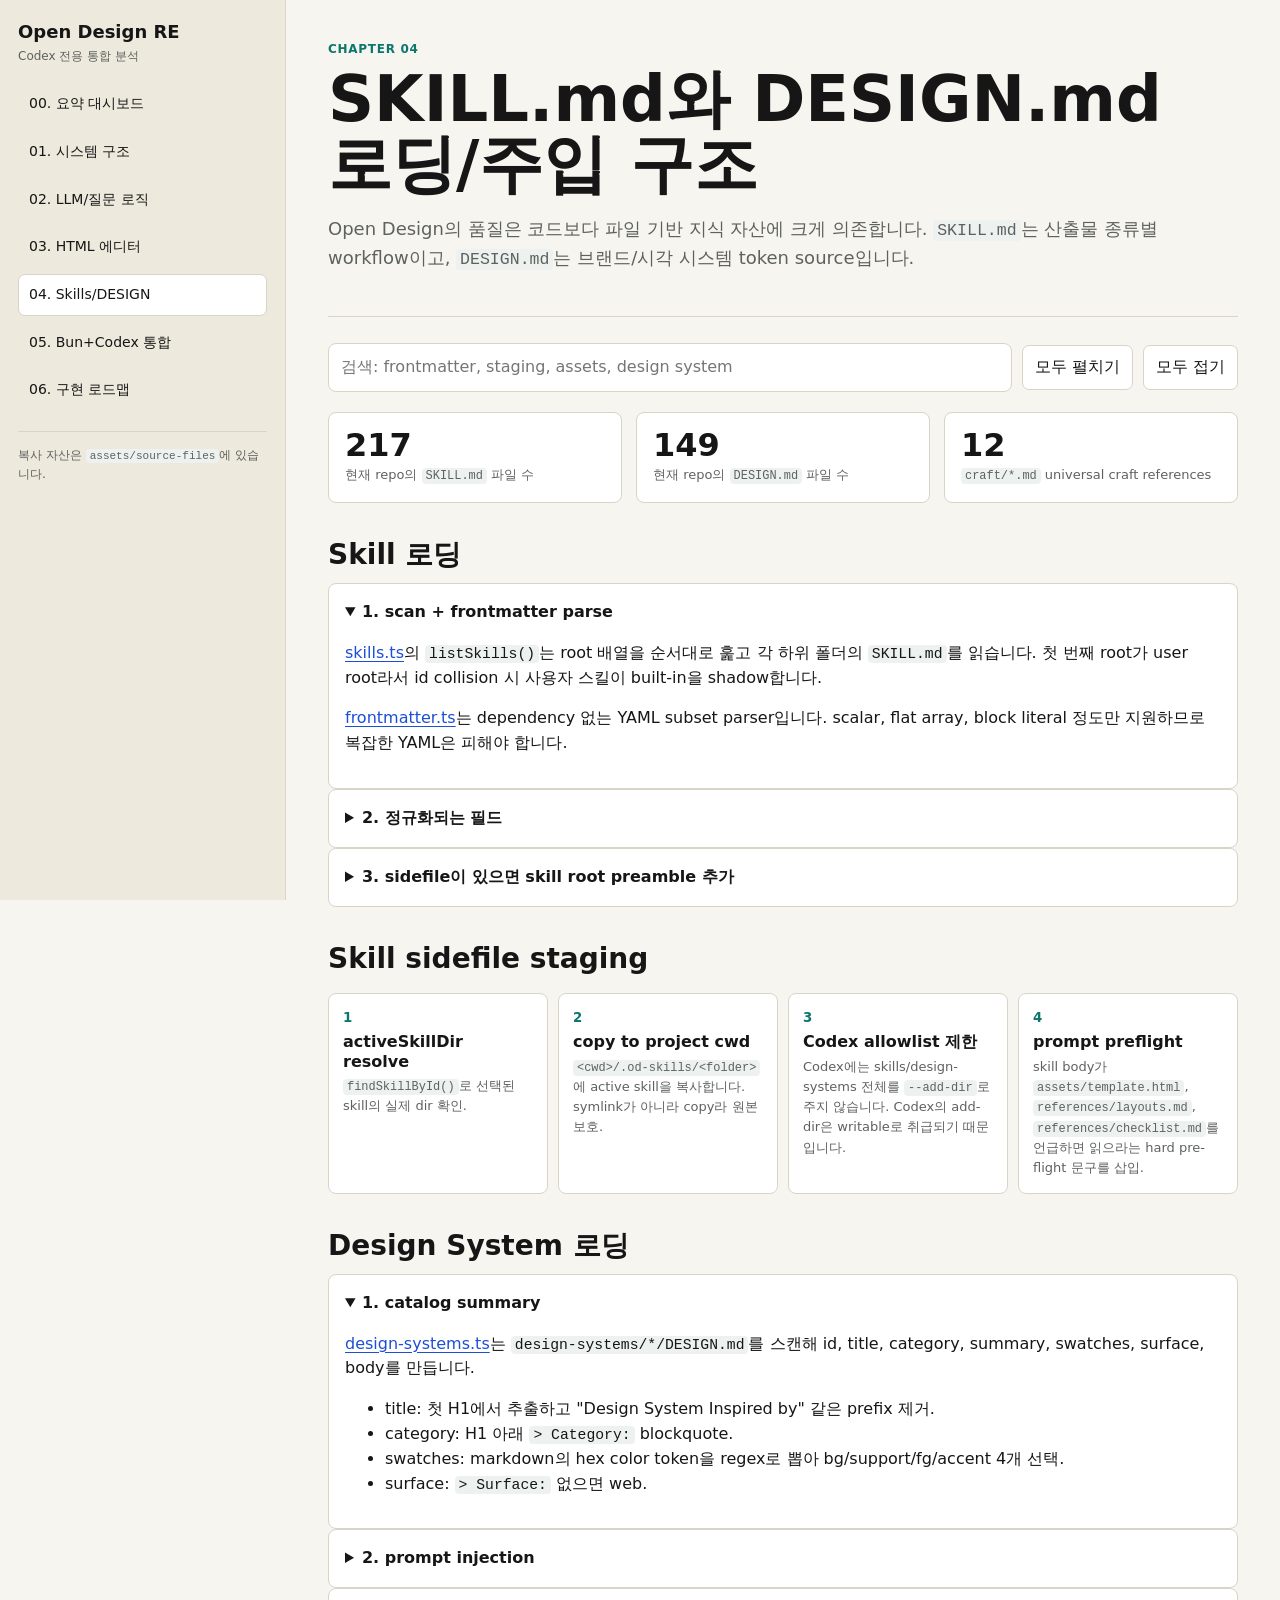
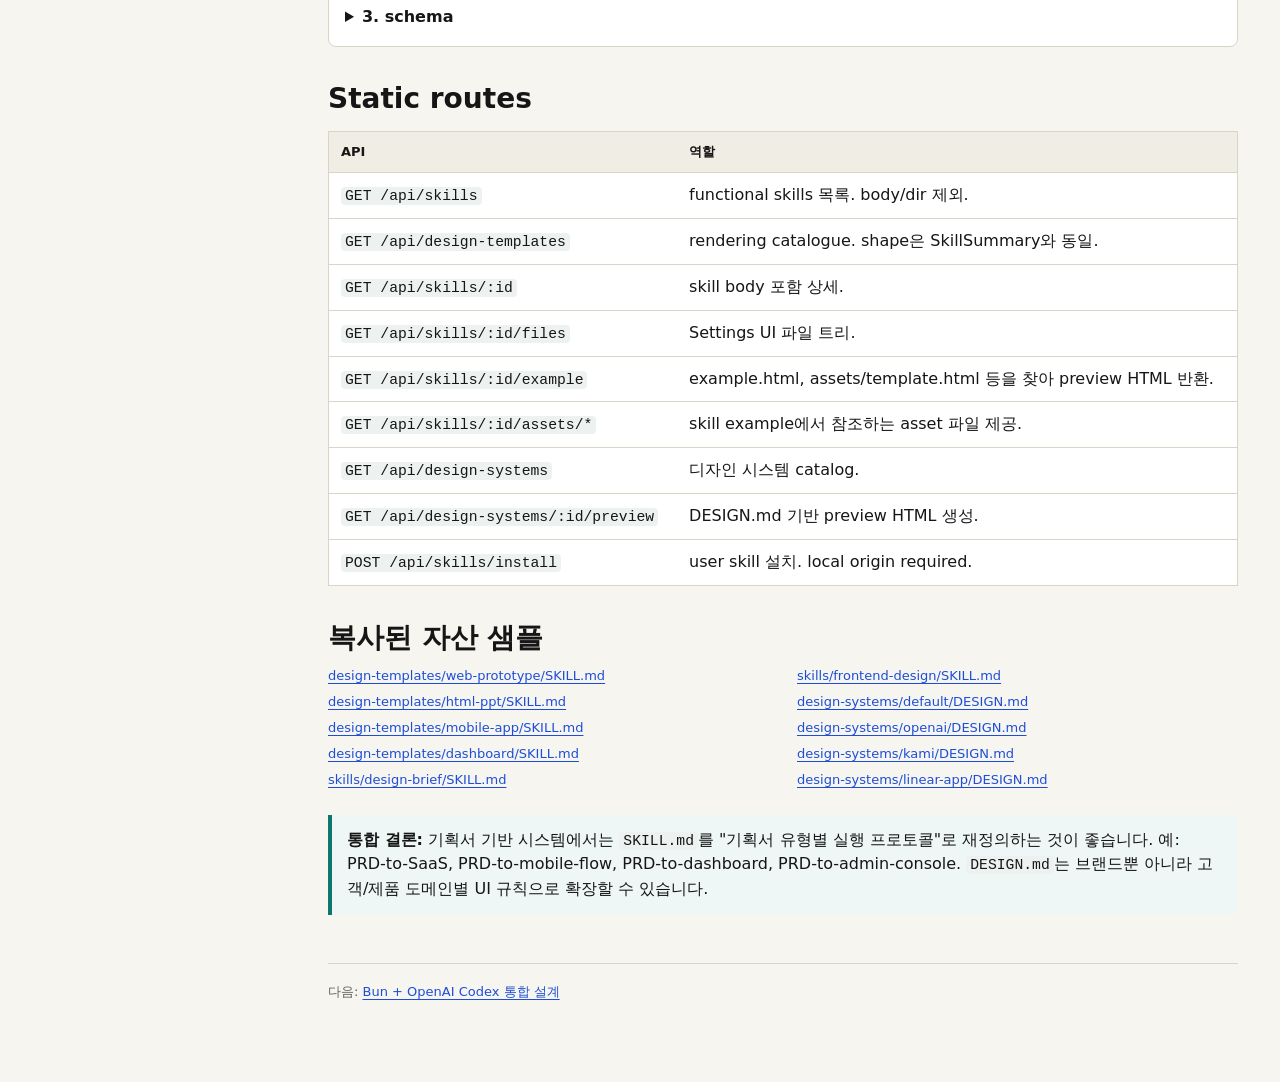
<file: reverse-engineering/04-skills-design-systems.html>
<!doctype html>
<html lang="ko">
<head>
  <meta charset="utf-8">
  <meta name="viewport" content="width=device-width, initial-scale=1">
  <title>04. Skills/DESIGN - Open Design RE</title>
  <link rel="stylesheet" href="assets/reverse-engineering.css">
</head>
<body>
  <div class="shell">
    <aside class="side">
      <a class="brand" href="index.html"><strong>Open Design RE</strong><span>Codex 전용 통합 분석</span></a>
      <nav class="nav">
        <a href="index.html">00. 요약 대시보드</a>
        <a href="01-system-architecture.html">01. 시스템 구조</a>
        <a href="02-prompt-llm-flow.html">02. LLM/질문 로직</a>
        <a href="03-html-editor-preview.html">03. HTML 에디터</a>
        <a href="04-skills-design-systems.html">04. Skills/DESIGN</a>
        <a href="05-bun-codex-integration.html">05. Bun+Codex 통합</a>
        <a href="06-implementation-roadmap.html">06. 구현 로드맵</a>
      </nav>
      <p class="side-note">복사 자산은 <code>assets/source-files</code>에 있습니다.</p>
    </aside>
    <main class="content">
      <section class="hero">
        <div class="eyebrow">Chapter 04</div>
        <h1>SKILL.md와 DESIGN.md 로딩/주입 구조</h1>
        <p class="lead">Open Design의 품질은 코드보다 파일 기반 지식 자산에 크게 의존합니다. <code>SKILL.md</code>는 산출물 종류별 workflow이고, <code>DESIGN.md</code>는 브랜드/시각 시스템 token source입니다.</p>
      </section>

      <section class="toolbar">
        <input class="search" data-filter="[data-keywords]" placeholder="검색: frontmatter, staging, assets, design system">
        <button data-expand-all>모두 펼치기</button>
        <button data-collapse-all>모두 접기</button>
      </section>

      <section class="grid cols-3">
        <article class="card metric"><strong>217</strong><span>현재 repo의 <code>SKILL.md</code> 파일 수</span></article>
        <article class="card metric"><strong>149</strong><span>현재 repo의 <code>DESIGN.md</code> 파일 수</span></article>
        <article class="card metric"><strong>12</strong><span><code>craft/*.md</code> universal craft references</span></article>
      </section>

      <section>
        <h2>Skill 로딩</h2>
        <details open data-keywords="listSkills frontmatter">
          <summary>1. scan + frontmatter parse</summary>
          <p><a href="../apps/daemon/src/skills.ts">skills.ts</a>의 <code>listSkills()</code>는 root 배열을 순서대로 훑고 각 하위 폴더의 <code>SKILL.md</code>를 읽습니다. 첫 번째 root가 user root라서 id collision 시 사용자 스킬이 built-in을 shadow합니다.</p>
          <p><a href="../apps/daemon/src/frontmatter.ts">frontmatter.ts</a>는 dependency 없는 YAML subset parser입니다. scalar, flat array, block literal 정도만 지원하므로 복잡한 YAML은 피해야 합니다.</p>
        </details>
        <details data-keywords="normalized fields">
          <summary>2. 정규화되는 필드</summary>
          <table>
            <thead><tr><th>필드</th><th>용도</th></tr></thead>
            <tbody>
              <tr><td><code>name</code></td><td>skill id. 없으면 폴더명.</td></tr>
              <tr><td><code>description</code>, <code>triggers</code></td><td>UI 카드와 검색/추천 힌트.</td></tr>
              <tr><td><code>od.mode</code></td><td><code>prototype|deck|template|design-system|image|video|audio</code>. 없으면 body/description으로 추론.</td></tr>
              <tr><td><code>od.surface</code></td><td><code>web|image|video|audio</code>. mode 기반 추론.</td></tr>
              <tr><td><code>od.design_system.requires</code></td><td>active DESIGN.md 필요 여부. 기본 true.</td></tr>
              <tr><td><code>od.craft.requires</code></td><td>추가 삽입할 craft 문서 slug 목록.</td></tr>
              <tr><td><code>od.preview.type</code></td><td>html 등 preview renderer 힌트.</td></tr>
              <tr><td><code>od.default_for</code></td><td>mode별 기본 skill 선택.</td></tr>
              <tr><td><code>od.example_prompt</code></td><td>템플릿/갤러리에서 "Use this prompt"에 활용.</td></tr>
            </tbody>
          </table>
        </details>
        <details data-keywords="attachments preamble">
          <summary>3. sidefile이 있으면 skill root preamble 추가</summary>
          <p>스킬 폴더에 <code>assets/</code>, <code>references/</code>, <code>scripts/</code> 등이 있으면 body 앞에 "Skill root absolute/cwd-relative" 정보를 추가합니다. 이것이 Codex가 <code>assets/template.html</code>, <code>references/checklist.md</code>를 실제 파일로 읽게 만드는 장치입니다.</p>
        </details>
      </section>

      <section>
        <h2>Skill sidefile staging</h2>
        <div class="flow step-grid">
          <div class="step"><small>1</small><strong>activeSkillDir resolve</strong><span><code>findSkillById()</code>로 선택된 skill의 실제 dir 확인.</span></div>
          <div class="step"><small>2</small><strong>copy to project cwd</strong><span><code>&lt;cwd&gt;/.od-skills/&lt;folder&gt;</code>에 active skill을 복사합니다. symlink가 아니라 copy라 원본 보호.</span></div>
          <div class="step"><small>3</small><strong>Codex allowlist 제한</strong><span>Codex에는 skills/design-systems 전체를 <code>--add-dir</code>로 주지 않습니다. Codex의 add-dir은 writable로 취급되기 때문입니다.</span></div>
          <div class="step"><small>4</small><strong>prompt preflight</strong><span>skill body가 <code>assets/template.html</code>, <code>references/layouts.md</code>, <code>references/checklist.md</code>를 언급하면 읽으라는 hard pre-flight 문구를 삽입.</span></div>
        </div>
      </section>

      <section>
        <h2>Design System 로딩</h2>
        <details open data-keywords="design systems list">
          <summary>1. catalog summary</summary>
          <p><a href="../apps/daemon/src/design-systems.ts">design-systems.ts</a>는 <code>design-systems/*/DESIGN.md</code>를 스캔해 id, title, category, summary, swatches, surface, body를 만듭니다.</p>
          <ul>
            <li>title: 첫 H1에서 추출하고 "Design System Inspired by" 같은 prefix 제거.</li>
            <li>category: H1 아래 <code>&gt; Category:</code> blockquote.</li>
            <li>swatches: markdown의 hex color token을 regex로 뽑아 bg/support/fg/accent 4개 선택.</li>
            <li>surface: <code>&gt; Surface:</code> 없으면 web.</li>
          </ul>
        </details>
        <details data-keywords="design prompt injection">
          <summary>2. prompt injection</summary>
          <p>선택된 <code>DESIGN.md</code> body는 <code>composeSystemPrompt()</code>에서 <code>## Active design system</code> 블록으로 들어갑니다. 지시 문구는 색/타이포/간격/component rule의 권위 있는 source로 취급하라고 명시합니다.</p>
          <p><code>OD_DESIGN_TOKEN_CHANNEL=1</code>이면 같은 폴더의 <code>tokens.css</code>, <code>components.html</code>도 추가로 읽어 CSS token contract와 reference fixture로 삽입합니다.</p>
        </details>
        <details data-keywords="design schema">
          <summary>3. schema</summary>
          <p>문서상 가이드는 9개 numbered section을 요구합니다. 실제 scanner는 H1/category/swatches 중심으로 동작하지만, prompt 품질과 skill grep 의존성을 위해 9-section 형식 유지가 중요합니다.</p>
          <pre><code># Design System Inspired by Brand
&gt; Category: Developer Tools

## 1. Visual Theme & Atmosphere
## 2. Color
## 3. Typography
## 4. Spacing
## 5. Layout & Composition
## 6. Components
## 7. Motion & Interaction
## 8. Voice & Brand
## 9. Anti-patterns</code></pre>
        </details>
      </section>

      <section>
        <h2>Static routes</h2>
        <table>
          <thead><tr><th>API</th><th>역할</th></tr></thead>
          <tbody>
            <tr><td><code>GET /api/skills</code></td><td>functional skills 목록. body/dir 제외.</td></tr>
            <tr><td><code>GET /api/design-templates</code></td><td>rendering catalogue. shape은 SkillSummary와 동일.</td></tr>
            <tr><td><code>GET /api/skills/:id</code></td><td>skill body 포함 상세.</td></tr>
            <tr><td><code>GET /api/skills/:id/files</code></td><td>Settings UI 파일 트리.</td></tr>
            <tr><td><code>GET /api/skills/:id/example</code></td><td>example.html, assets/template.html 등을 찾아 preview HTML 반환.</td></tr>
            <tr><td><code>GET /api/skills/:id/assets/*</code></td><td>skill example에서 참조하는 asset 파일 제공.</td></tr>
            <tr><td><code>GET /api/design-systems</code></td><td>디자인 시스템 catalog.</td></tr>
            <tr><td><code>GET /api/design-systems/:id/preview</code></td><td>DESIGN.md 기반 preview HTML 생성.</td></tr>
            <tr><td><code>POST /api/skills/install</code></td><td>user skill 설치. local origin required.</td></tr>
          </tbody>
        </table>
      </section>

      <section>
        <h2>복사된 자산 샘플</h2>
        <div class="source-list">
          <a href="assets/source-files/design-templates/web-prototype/SKILL.md">design-templates/web-prototype/SKILL.md</a>
          <a href="assets/source-files/design-templates/html-ppt/SKILL.md">design-templates/html-ppt/SKILL.md</a>
          <a href="assets/source-files/design-templates/mobile-app/SKILL.md">design-templates/mobile-app/SKILL.md</a>
          <a href="assets/source-files/design-templates/dashboard/SKILL.md">design-templates/dashboard/SKILL.md</a>
          <a href="assets/source-files/skills/design-brief/SKILL.md">skills/design-brief/SKILL.md</a>
          <a href="assets/source-files/skills/frontend-design/SKILL.md">skills/frontend-design/SKILL.md</a>
          <a href="assets/source-files/design-systems/default/DESIGN.md">design-systems/default/DESIGN.md</a>
          <a href="assets/source-files/design-systems/openai/DESIGN.md">design-systems/openai/DESIGN.md</a>
          <a href="assets/source-files/design-systems/kami/DESIGN.md">design-systems/kami/DESIGN.md</a>
          <a href="assets/source-files/design-systems/linear-app/DESIGN.md">design-systems/linear-app/DESIGN.md</a>
        </div>
      </section>

      <section class="callout">
        <strong>통합 결론:</strong>
        기획서 기반 시스템에서는 <code>SKILL.md</code>를 "기획서 유형별 실행 프로토콜"로 재정의하는 것이 좋습니다. 예: PRD-to-SaaS, PRD-to-mobile-flow, PRD-to-dashboard, PRD-to-admin-console. <code>DESIGN.md</code>는 브랜드뿐 아니라 고객/제품 도메인별 UI 규칙으로 확장할 수 있습니다.
      </section>

      <footer class="foot">다음: <a href="05-bun-codex-integration.html">Bun + OpenAI Codex 통합 설계</a></footer>
    </main>
  </div>
  <script src="assets/reverse-engineering.js"></script>
</body>
</html>
</file>
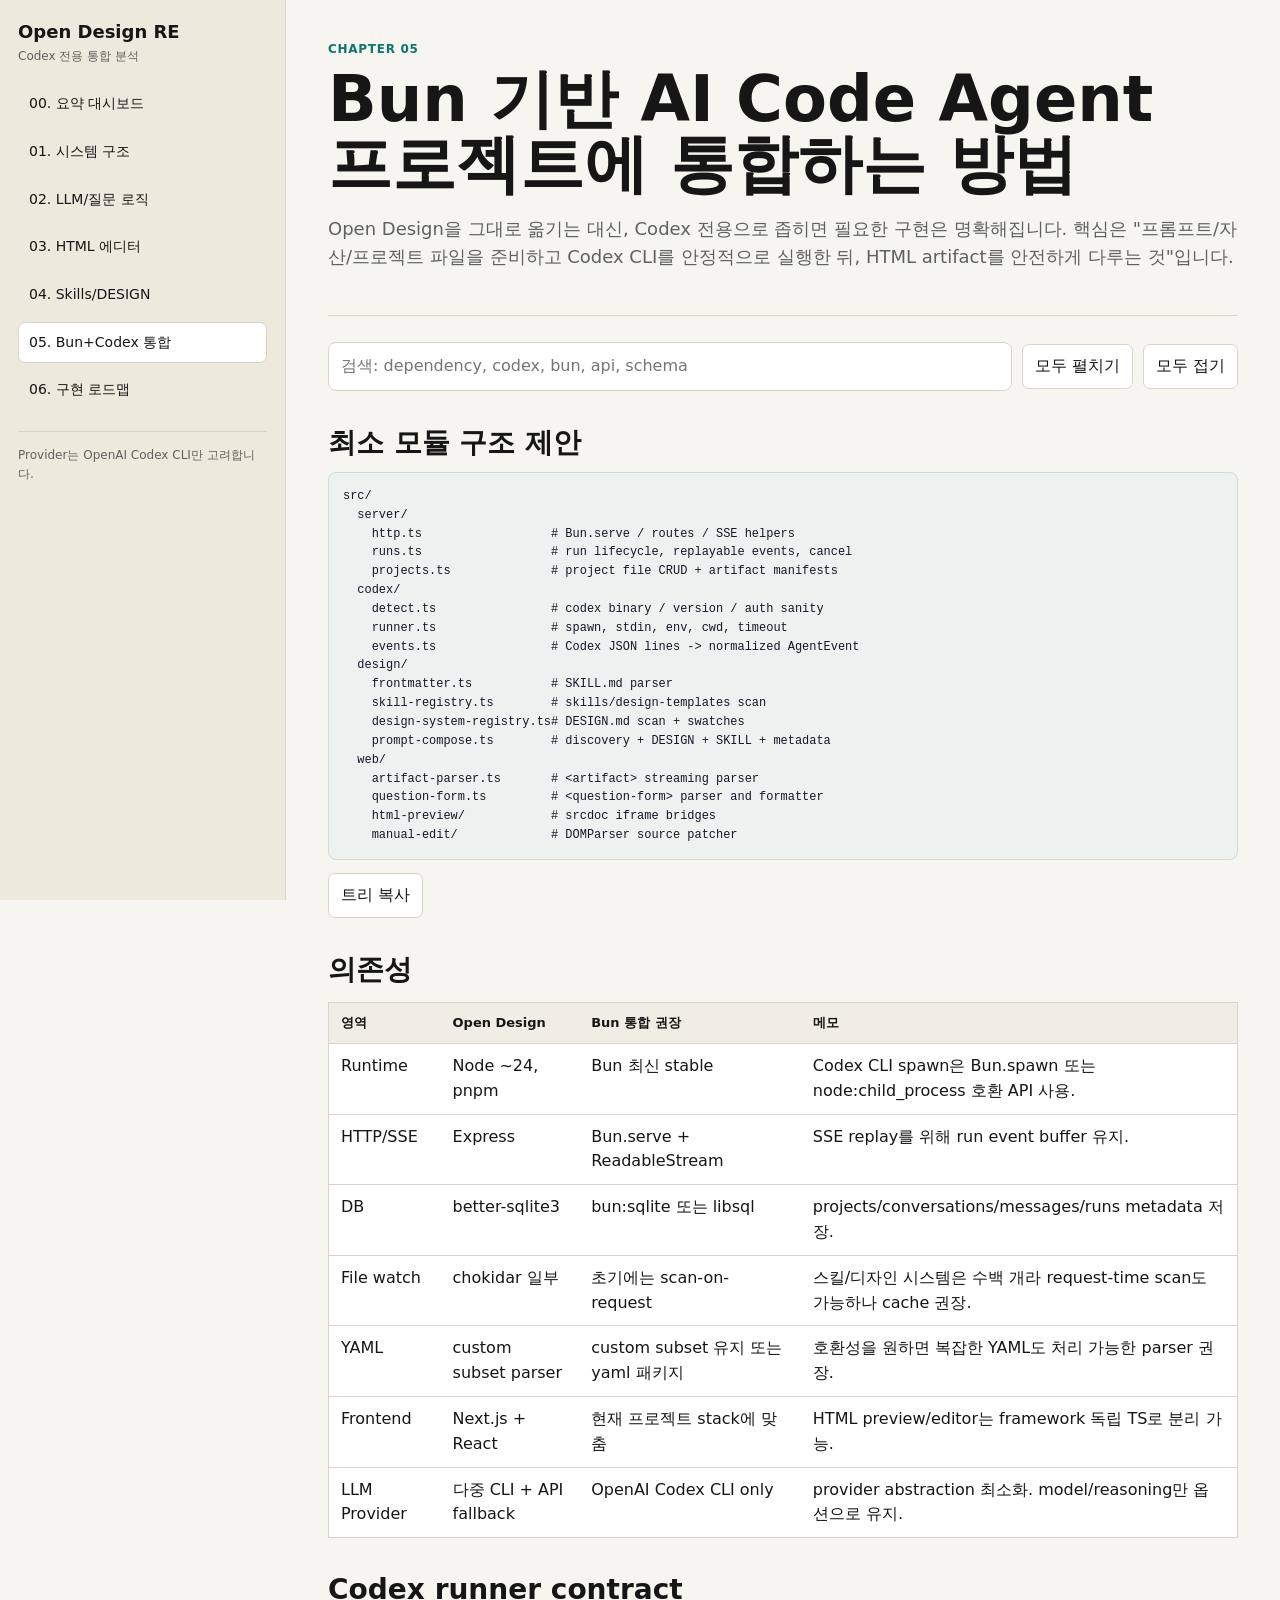
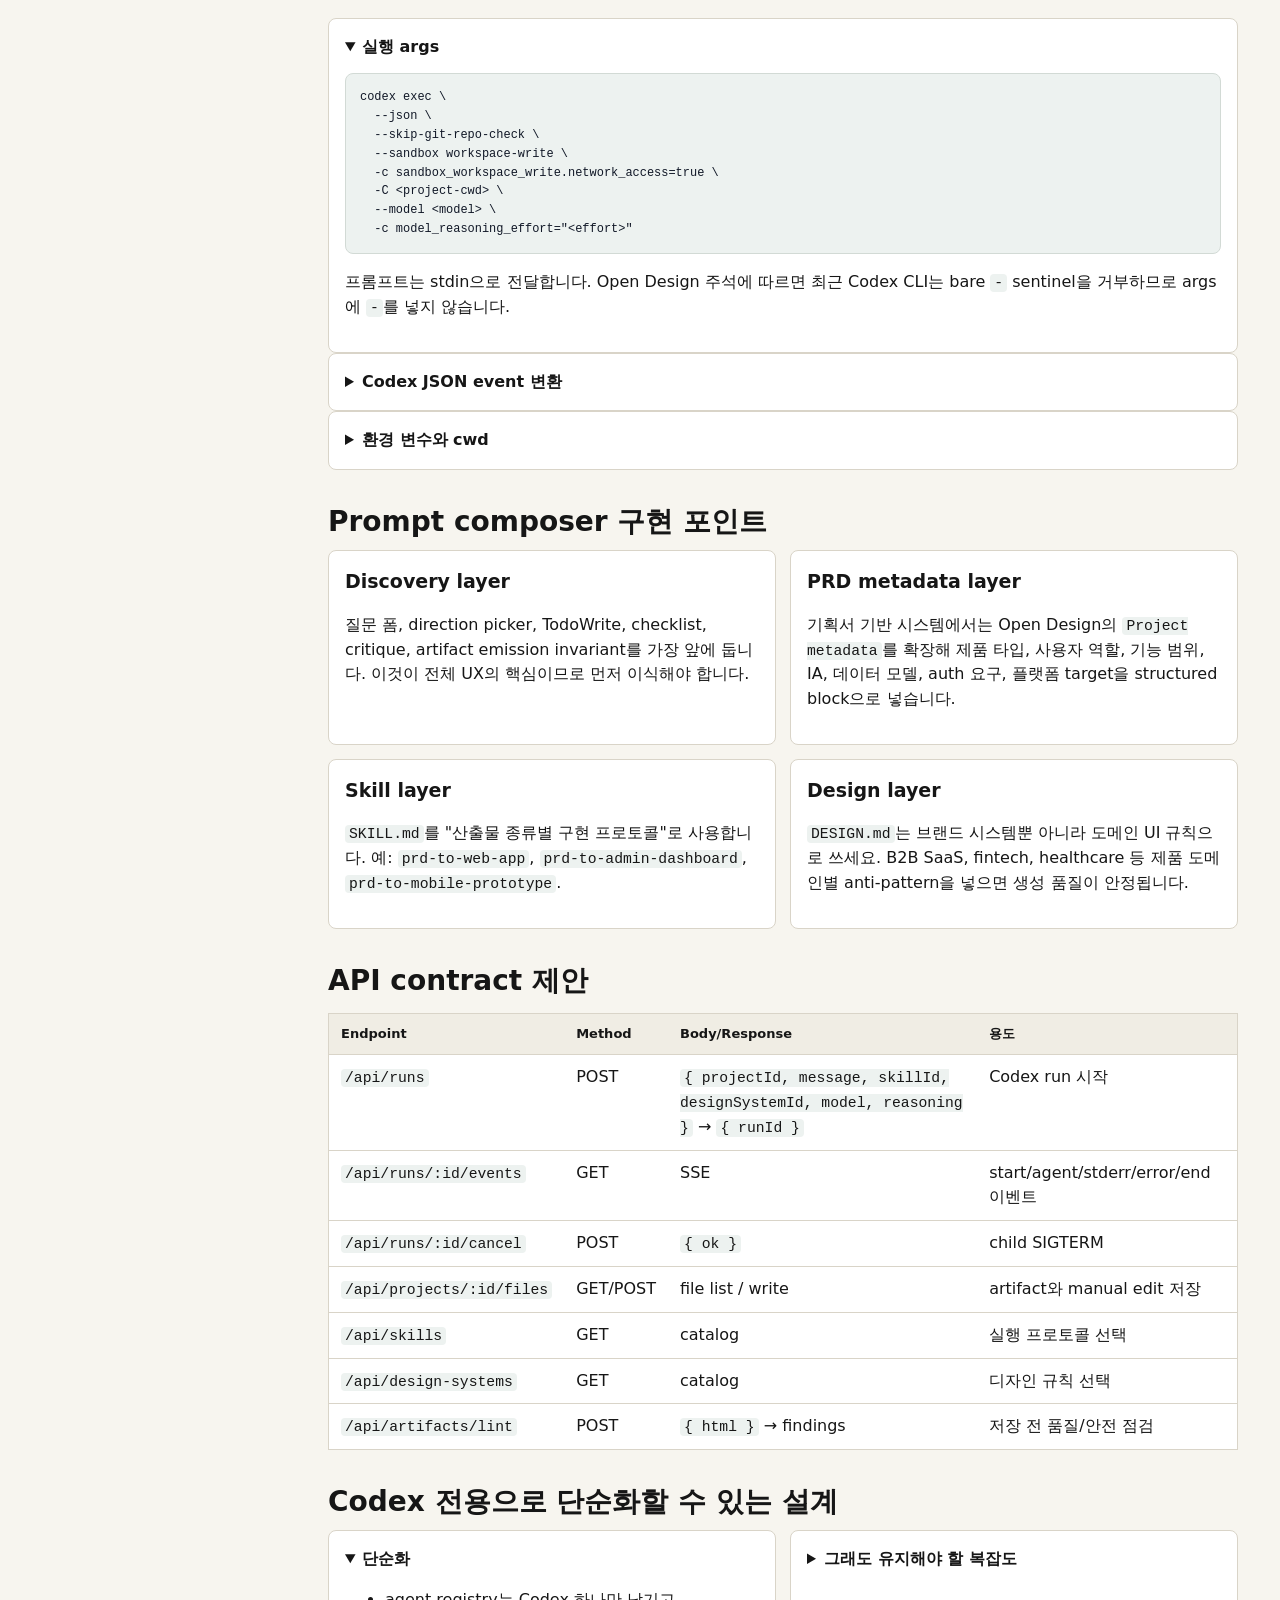
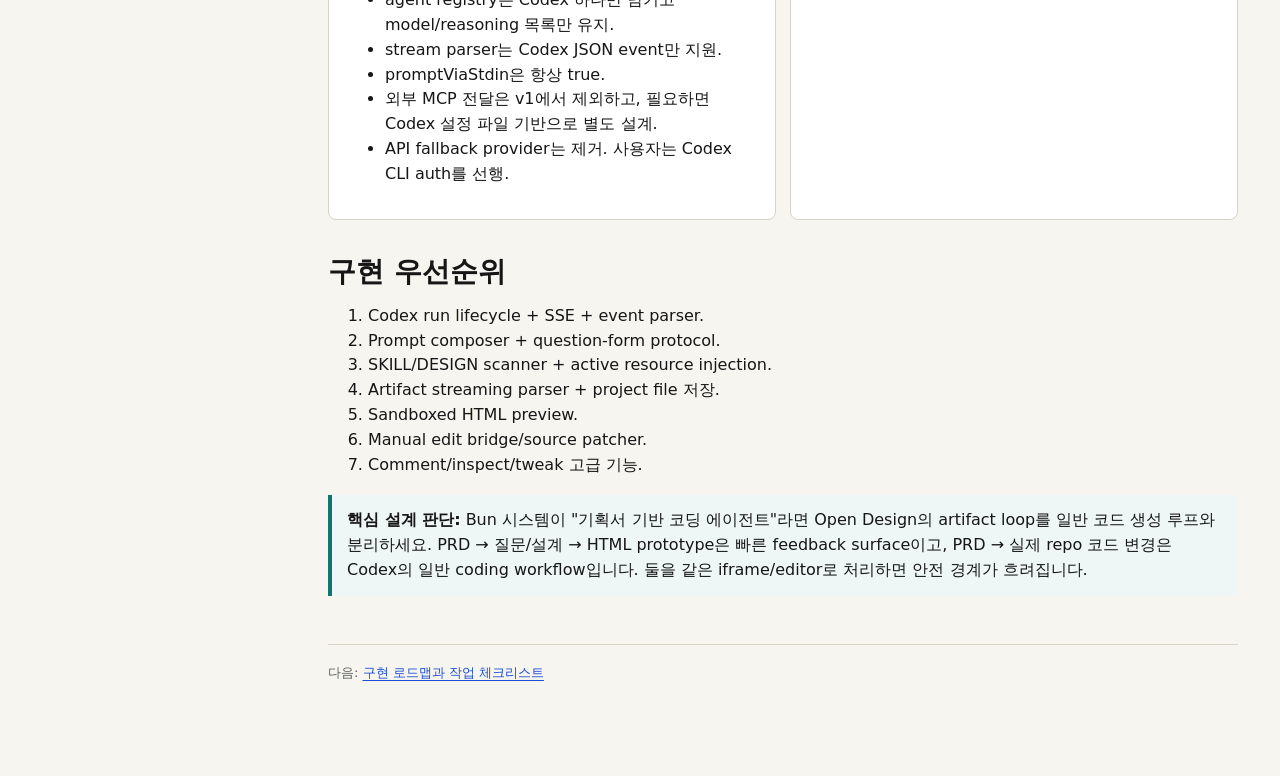
<file: reverse-engineering/05-bun-codex-integration.html>
<!doctype html>
<html lang="ko">
<head>
  <meta charset="utf-8">
  <meta name="viewport" content="width=device-width, initial-scale=1">
  <title>05. Bun+Codex 통합 - Open Design RE</title>
  <link rel="stylesheet" href="assets/reverse-engineering.css">
</head>
<body>
  <div class="shell">
    <aside class="side">
      <a class="brand" href="index.html"><strong>Open Design RE</strong><span>Codex 전용 통합 분석</span></a>
      <nav class="nav">
        <a href="index.html">00. 요약 대시보드</a>
        <a href="01-system-architecture.html">01. 시스템 구조</a>
        <a href="02-prompt-llm-flow.html">02. LLM/질문 로직</a>
        <a href="03-html-editor-preview.html">03. HTML 에디터</a>
        <a href="04-skills-design-systems.html">04. Skills/DESIGN</a>
        <a href="05-bun-codex-integration.html">05. Bun+Codex 통합</a>
        <a href="06-implementation-roadmap.html">06. 구현 로드맵</a>
      </nav>
      <p class="side-note">Provider는 OpenAI Codex CLI만 고려합니다.</p>
    </aside>
    <main class="content">
      <section class="hero">
        <div class="eyebrow">Chapter 05</div>
        <h1>Bun 기반 AI Code Agent 프로젝트에 통합하는 방법</h1>
        <p class="lead">Open Design을 그대로 옮기는 대신, Codex 전용으로 좁히면 필요한 구현은 명확해집니다. 핵심은 "프롬프트/자산/프로젝트 파일을 준비하고 Codex CLI를 안정적으로 실행한 뒤, HTML artifact를 안전하게 다루는 것"입니다.</p>
      </section>

      <section class="toolbar">
        <input class="search" data-filter="[data-keywords]" placeholder="검색: dependency, codex, bun, api, schema">
        <button data-expand-all>모두 펼치기</button>
        <button data-collapse-all>모두 접기</button>
      </section>

      <section>
        <h2>최소 모듈 구조 제안</h2>
        <pre id="tree"><code>src/
  server/
    http.ts                  # Bun.serve / routes / SSE helpers
    runs.ts                  # run lifecycle, replayable events, cancel
    projects.ts              # project file CRUD + artifact manifests
  codex/
    detect.ts                # codex binary / version / auth sanity
    runner.ts                # spawn, stdin, env, cwd, timeout
    events.ts                # Codex JSON lines -> normalized AgentEvent
  design/
    frontmatter.ts           # SKILL.md parser
    skill-registry.ts        # skills/design-templates scan
    design-system-registry.ts# DESIGN.md scan + swatches
    prompt-compose.ts        # discovery + DESIGN + SKILL + metadata
  web/
    artifact-parser.ts       # &lt;artifact&gt; streaming parser
    question-form.ts         # &lt;question-form&gt; parser and formatter
    html-preview/            # srcdoc iframe bridges
    manual-edit/             # DOMParser source patcher</code></pre>
        <button data-copy="#tree">트리 복사</button>
      </section>

      <section>
        <h2>의존성</h2>
        <table>
          <thead><tr><th>영역</th><th>Open Design</th><th>Bun 통합 권장</th><th>메모</th></tr></thead>
          <tbody>
            <tr><td>Runtime</td><td>Node ~24, pnpm</td><td>Bun 최신 stable</td><td>Codex CLI spawn은 Bun.spawn 또는 node:child_process 호환 API 사용.</td></tr>
            <tr><td>HTTP/SSE</td><td>Express</td><td>Bun.serve + ReadableStream</td><td>SSE replay를 위해 run event buffer 유지.</td></tr>
            <tr><td>DB</td><td>better-sqlite3</td><td>bun:sqlite 또는 libsql</td><td>projects/conversations/messages/runs metadata 저장.</td></tr>
            <tr><td>File watch</td><td>chokidar 일부</td><td>초기에는 scan-on-request</td><td>스킬/디자인 시스템은 수백 개라 request-time scan도 가능하나 cache 권장.</td></tr>
            <tr><td>YAML</td><td>custom subset parser</td><td>custom subset 유지 또는 yaml 패키지</td><td>호환성을 원하면 복잡한 YAML도 처리 가능한 parser 권장.</td></tr>
            <tr><td>Frontend</td><td>Next.js + React</td><td>현재 프로젝트 stack에 맞춤</td><td>HTML preview/editor는 framework 독립 TS로 분리 가능.</td></tr>
            <tr><td>LLM Provider</td><td>다중 CLI + API fallback</td><td>OpenAI Codex CLI only</td><td>provider abstraction 최소화. model/reasoning만 옵션으로 유지.</td></tr>
          </tbody>
        </table>
      </section>

      <section>
        <h2>Codex runner contract</h2>
        <details open data-keywords="codex args">
          <summary>실행 args</summary>
          <pre><code>codex exec \
  --json \
  --skip-git-repo-check \
  --sandbox workspace-write \
  -c sandbox_workspace_write.network_access=true \
  -C &lt;project-cwd&gt; \
  --model &lt;model&gt; \
  -c model_reasoning_effort="&lt;effort&gt;"</code></pre>
          <p>프롬프트는 stdin으로 전달합니다. Open Design 주석에 따르면 최근 Codex CLI는 bare <code>-</code> sentinel을 거부하므로 args에 <code>-</code>를 넣지 않습니다.</p>
        </details>
        <details data-keywords="codex event parser">
          <summary>Codex JSON event 변환</summary>
          <table>
            <thead><tr><th>Codex event</th><th>정규화 event</th></tr></thead>
            <tbody>
              <tr><td><code>thread.started</code></td><td><code>{ type: "status", label: "initializing" }</code></td></tr>
              <tr><td><code>turn.started</code></td><td><code>{ type: "status", label: "running" }</code></td></tr>
              <tr><td><code>item.started command_execution</code></td><td><code>tool_use</code> name <code>Bash</code></td></tr>
              <tr><td><code>item.completed command_execution</code></td><td><code>tool_result</code> with aggregated output, exit status</td></tr>
              <tr><td><code>item.completed agent_message</code></td><td><code>text_delta</code></td></tr>
              <tr><td><code>turn.completed usage</code></td><td><code>usage</code></td></tr>
              <tr><td><code>error</code>, <code>turn.failed</code></td><td><code>error</code></td></tr>
            </tbody>
          </table>
        </details>
        <details data-keywords="codex env paths">
          <summary>환경 변수와 cwd</summary>
          <ul>
            <li><code>cwd</code>는 반드시 프로젝트 파일 루트. Codex가 생성/편집할 파일 범위를 명확히 합니다.</li>
            <li><code>OD_PROJECT_DIR</code>, <code>OD_PROJECT_ID</code> 같은 project hint를 제공하면 media/tooling 확장이 쉬워집니다.</li>
            <li><code>CODEX_HOME</code>은 이미지 생성 등 Codex side output 탐색 시 필요할 수 있습니다.</li>
            <li>active skill sidefile은 <code>.od-skills/&lt;name&gt;</code>로 cwd 안에 복사하는 방식이 Codex sandbox와 가장 잘 맞습니다.</li>
          </ul>
        </details>
      </section>

      <section>
        <h2>Prompt composer 구현 포인트</h2>
        <div class="grid cols-2">
          <article class="card" data-keywords="discovery prompt">
            <h3>Discovery layer</h3>
            <p>질문 폼, direction picker, TodoWrite, checklist, critique, artifact emission invariant를 가장 앞에 둡니다. 이것이 전체 UX의 핵심이므로 먼저 이식해야 합니다.</p>
          </article>
          <article class="card" data-keywords="prd metadata">
            <h3>PRD metadata layer</h3>
            <p>기획서 기반 시스템에서는 Open Design의 <code>Project metadata</code>를 확장해 제품 타입, 사용자 역할, 기능 범위, IA, 데이터 모델, auth 요구, 플랫폼 target을 structured block으로 넣습니다.</p>
          </article>
          <article class="card" data-keywords="skill body">
            <h3>Skill layer</h3>
            <p><code>SKILL.md</code>를 "산출물 종류별 구현 프로토콜"로 사용합니다. 예: <code>prd-to-web-app</code>, <code>prd-to-admin-dashboard</code>, <code>prd-to-mobile-prototype</code>.</p>
          </article>
          <article class="card" data-keywords="design system">
            <h3>Design layer</h3>
            <p><code>DESIGN.md</code>는 브랜드 시스템뿐 아니라 도메인 UI 규칙으로 쓰세요. B2B SaaS, fintech, healthcare 등 제품 도메인별 anti-pattern을 넣으면 생성 품질이 안정됩니다.</p>
          </article>
        </div>
      </section>

      <section>
        <h2>API contract 제안</h2>
        <table>
          <thead><tr><th>Endpoint</th><th>Method</th><th>Body/Response</th><th>용도</th></tr></thead>
          <tbody>
            <tr><td><code>/api/runs</code></td><td>POST</td><td><code>{ projectId, message, skillId, designSystemId, model, reasoning }</code> → <code>{ runId }</code></td><td>Codex run 시작</td></tr>
            <tr><td><code>/api/runs/:id/events</code></td><td>GET</td><td>SSE</td><td>start/agent/stderr/error/end 이벤트</td></tr>
            <tr><td><code>/api/runs/:id/cancel</code></td><td>POST</td><td><code>{ ok }</code></td><td>child SIGTERM</td></tr>
            <tr><td><code>/api/projects/:id/files</code></td><td>GET/POST</td><td>file list / write</td><td>artifact와 manual edit 저장</td></tr>
            <tr><td><code>/api/skills</code></td><td>GET</td><td>catalog</td><td>실행 프로토콜 선택</td></tr>
            <tr><td><code>/api/design-systems</code></td><td>GET</td><td>catalog</td><td>디자인 규칙 선택</td></tr>
            <tr><td><code>/api/artifacts/lint</code></td><td>POST</td><td><code>{ html }</code> → findings</td><td>저장 전 품질/안전 점검</td></tr>
          </tbody>
        </table>
      </section>

      <section>
        <h2>Codex 전용으로 단순화할 수 있는 설계</h2>
        <div class="grid cols-2">
          <details open data-keywords="simplify">
            <summary>단순화</summary>
            <ul>
              <li>agent registry는 Codex 하나만 남기고 model/reasoning 목록만 유지.</li>
              <li>stream parser는 Codex JSON event만 지원.</li>
              <li>promptViaStdin은 항상 true.</li>
              <li>외부 MCP 전달은 v1에서 제외하고, 필요하면 Codex 설정 파일 기반으로 별도 설계.</li>
              <li>API fallback provider는 제거. 사용자는 Codex CLI auth를 선행.</li>
            </ul>
          </details>
          <details data-keywords="must keep">
            <summary>그래도 유지해야 할 복잡도</summary>
            <ul>
              <li>긴 프롬프트/큰 tool result로 인한 run stall 감지.</li>
              <li>stderr tail과 structured error를 UI에 표시.</li>
              <li>project cwd와 skill sidefile staging의 권한/경로 검증.</li>
              <li>artifact가 prose를 HTML로 오인해 저장되는 문제 방지.</li>
              <li>iframe sandbox와 postMessage source 검증.</li>
            </ul>
          </details>
        </div>
      </section>

      <section>
        <h2>구현 우선순위</h2>
        <ol>
          <li>Codex run lifecycle + SSE + event parser.</li>
          <li>Prompt composer + question-form protocol.</li>
          <li>SKILL/DESIGN scanner + active resource injection.</li>
          <li>Artifact streaming parser + project file 저장.</li>
          <li>Sandboxed HTML preview.</li>
          <li>Manual edit bridge/source patcher.</li>
          <li>Comment/inspect/tweak 고급 기능.</li>
        </ol>
      </section>

      <section class="callout">
        <strong>핵심 설계 판단:</strong>
        Bun 시스템이 "기획서 기반 코딩 에이전트"라면 Open Design의 artifact loop를 일반 코드 생성 루프와 분리하세요. PRD → 질문/설계 → HTML prototype은 빠른 feedback surface이고, PRD → 실제 repo 코드 변경은 Codex의 일반 coding workflow입니다. 둘을 같은 iframe/editor로 처리하면 안전 경계가 흐려집니다.
      </section>

      <footer class="foot">다음: <a href="06-implementation-roadmap.html">구현 로드맵과 작업 체크리스트</a></footer>
    </main>
  </div>
  <script src="assets/reverse-engineering.js"></script>
</body>
</html>
</file>
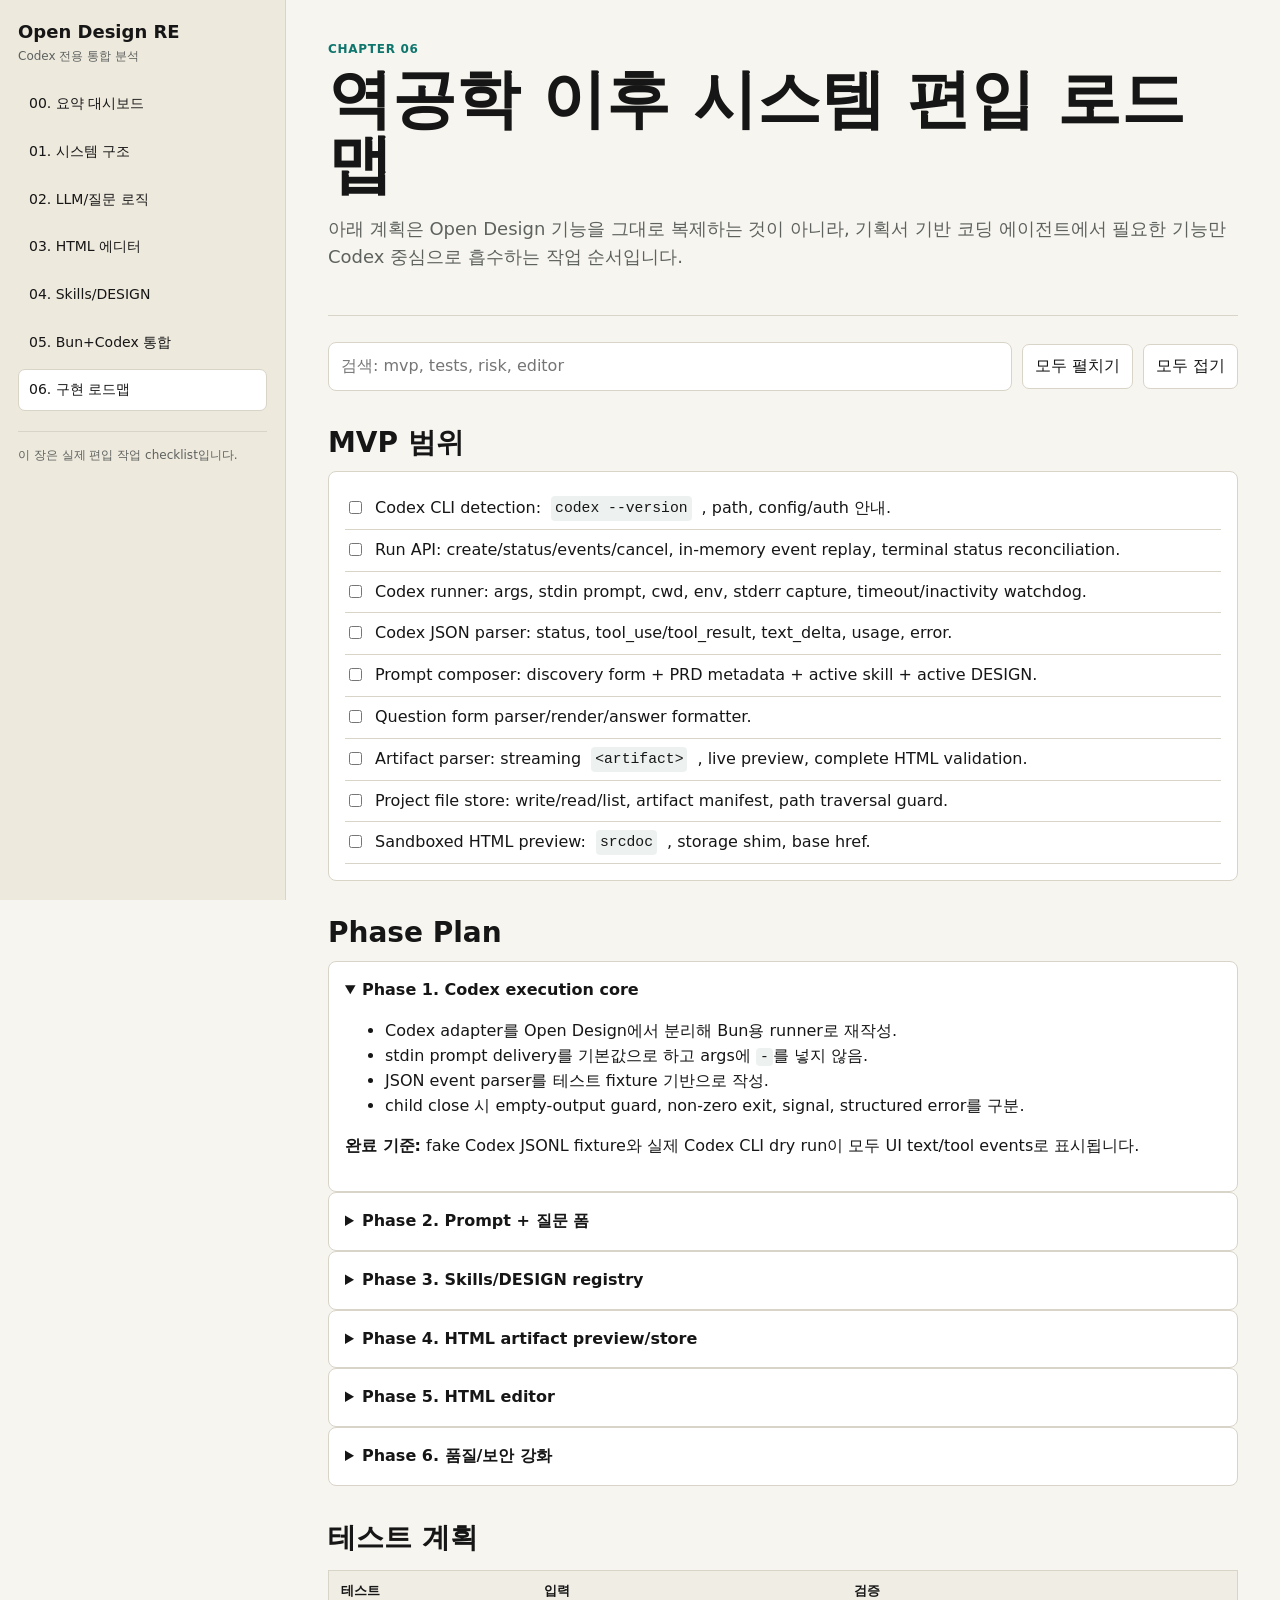
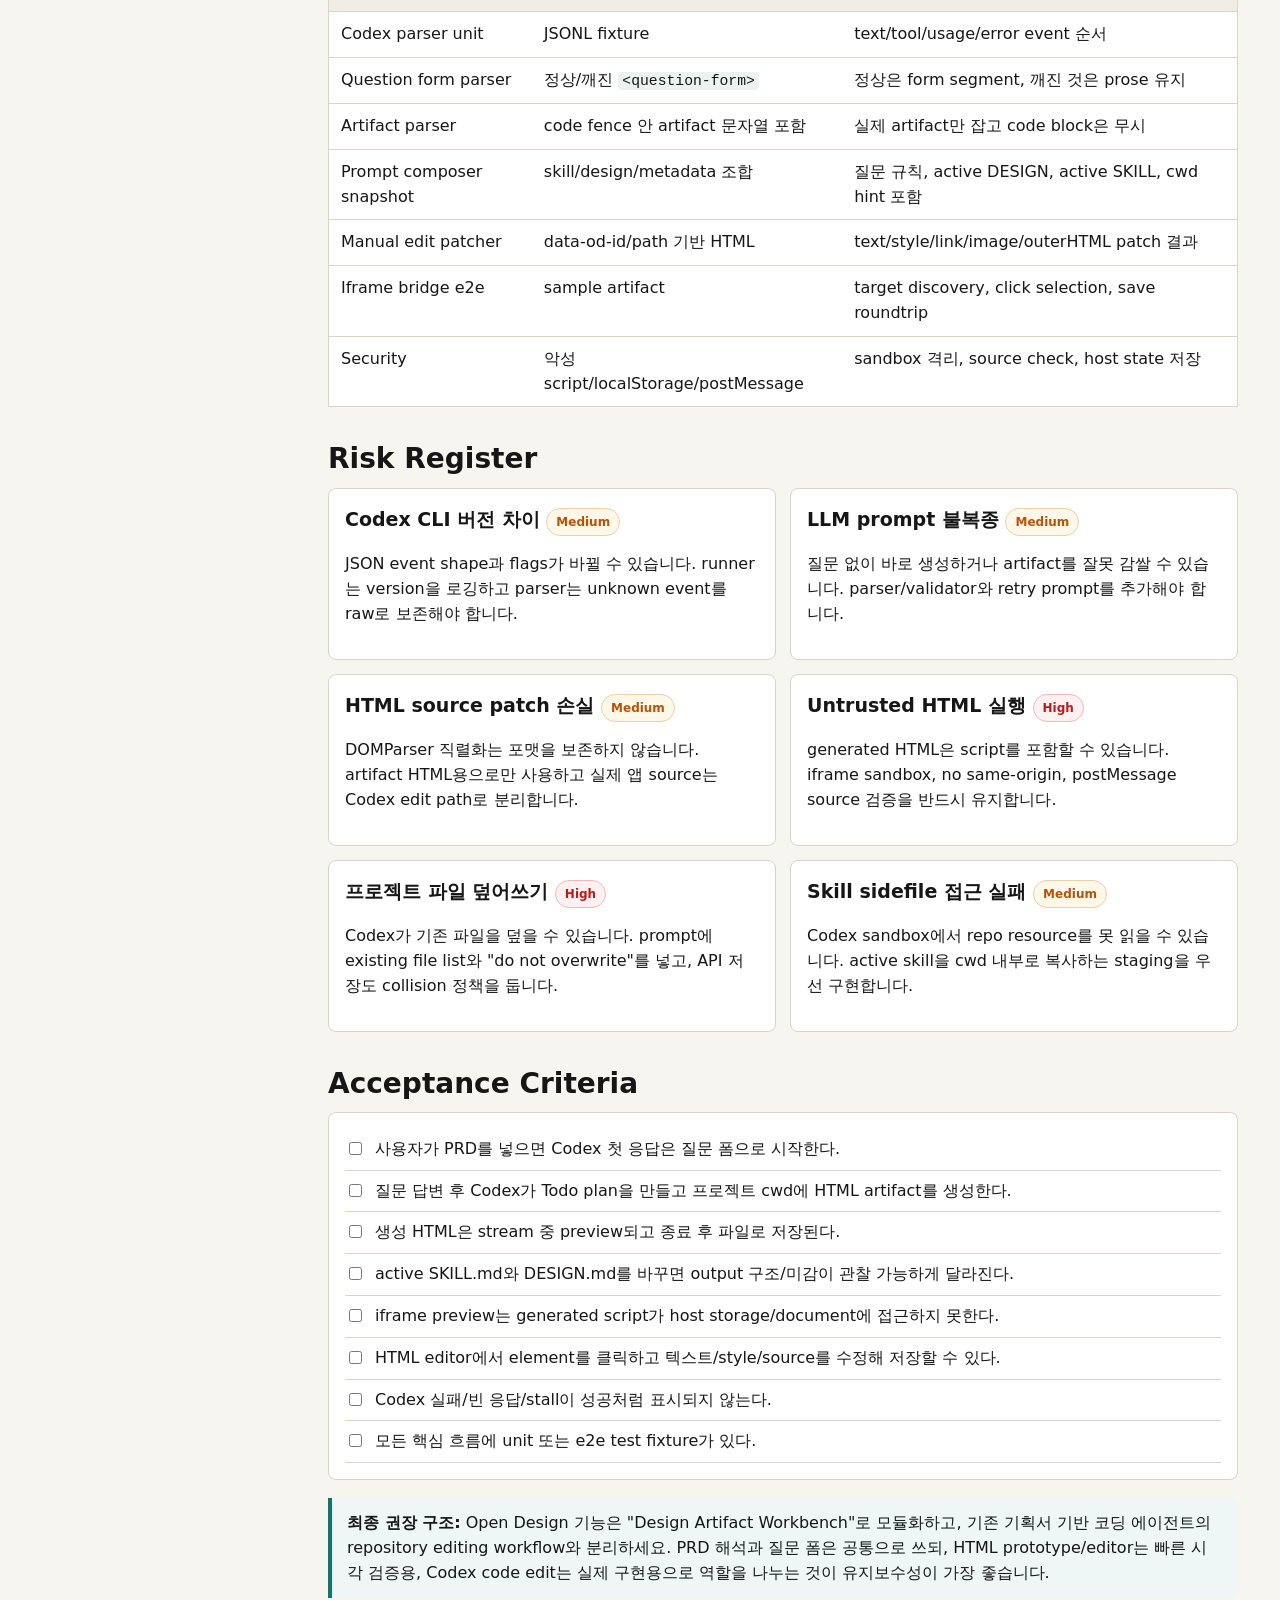
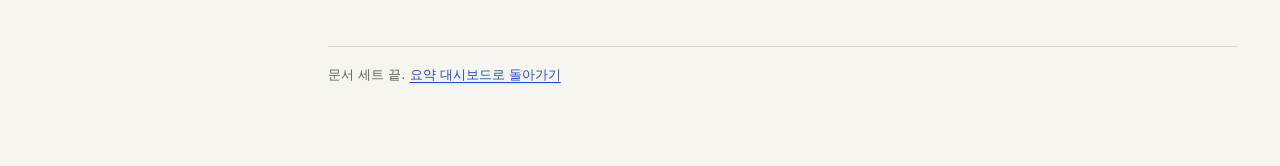
<file: reverse-engineering/06-implementation-roadmap.html>
<!doctype html>
<html lang="ko">
<head>
  <meta charset="utf-8">
  <meta name="viewport" content="width=device-width, initial-scale=1">
  <title>06. 구현 로드맵 - Open Design RE</title>
  <link rel="stylesheet" href="assets/reverse-engineering.css">
</head>
<body>
  <div class="shell">
    <aside class="side">
      <a class="brand" href="index.html"><strong>Open Design RE</strong><span>Codex 전용 통합 분석</span></a>
      <nav class="nav">
        <a href="index.html">00. 요약 대시보드</a>
        <a href="01-system-architecture.html">01. 시스템 구조</a>
        <a href="02-prompt-llm-flow.html">02. LLM/질문 로직</a>
        <a href="03-html-editor-preview.html">03. HTML 에디터</a>
        <a href="04-skills-design-systems.html">04. Skills/DESIGN</a>
        <a href="05-bun-codex-integration.html">05. Bun+Codex 통합</a>
        <a href="06-implementation-roadmap.html">06. 구현 로드맵</a>
      </nav>
      <p class="side-note">이 장은 실제 편입 작업 checklist입니다.</p>
    </aside>
    <main class="content">
      <section class="hero">
        <div class="eyebrow">Chapter 06</div>
        <h1>역공학 이후 시스템 편입 로드맵</h1>
        <p class="lead">아래 계획은 Open Design 기능을 그대로 복제하는 것이 아니라, 기획서 기반 코딩 에이전트에서 필요한 기능만 Codex 중심으로 흡수하는 작업 순서입니다.</p>
      </section>

      <section class="toolbar">
        <input class="search" data-filter="[data-keywords]" placeholder="검색: mvp, tests, risk, editor">
        <button data-expand-all>모두 펼치기</button>
        <button data-collapse-all>모두 접기</button>
      </section>

      <section>
        <h2>MVP 범위</h2>
        <div class="checklist card">
          <label><input type="checkbox"> Codex CLI detection: <code>codex --version</code>, path, config/auth 안내.</label>
          <label><input type="checkbox"> Run API: create/status/events/cancel, in-memory event replay, terminal status reconciliation.</label>
          <label><input type="checkbox"> Codex runner: args, stdin prompt, cwd, env, stderr capture, timeout/inactivity watchdog.</label>
          <label><input type="checkbox"> Codex JSON parser: status, tool_use/tool_result, text_delta, usage, error.</label>
          <label><input type="checkbox"> Prompt composer: discovery form + PRD metadata + active skill + active DESIGN.</label>
          <label><input type="checkbox"> Question form parser/render/answer formatter.</label>
          <label><input type="checkbox"> Artifact parser: streaming <code>&lt;artifact&gt;</code>, live preview, complete HTML validation.</label>
          <label><input type="checkbox"> Project file store: write/read/list, artifact manifest, path traversal guard.</label>
          <label><input type="checkbox"> Sandboxed HTML preview: <code>srcdoc</code>, storage shim, base href.</label>
        </div>
      </section>

      <section>
        <h2>Phase Plan</h2>
        <details open data-keywords="phase 1 codex runtime">
          <summary>Phase 1. Codex execution core</summary>
          <ul>
            <li>Codex adapter를 Open Design에서 분리해 Bun용 runner로 재작성.</li>
            <li>stdin prompt delivery를 기본값으로 하고 args에 <code>-</code>를 넣지 않음.</li>
            <li>JSON event parser를 테스트 fixture 기반으로 작성.</li>
            <li>child close 시 empty-output guard, non-zero exit, signal, structured error를 구분.</li>
          </ul>
          <p><strong>완료 기준:</strong> fake Codex JSONL fixture와 실제 Codex CLI dry run이 모두 UI text/tool events로 표시됩니다.</p>
        </details>

        <details data-keywords="phase 2 prompt question">
          <summary>Phase 2. Prompt + 질문 폼</summary>
          <ul>
            <li>Open Design discovery layer를 기획서 기반 도메인에 맞게 축약/개조.</li>
            <li>PRD metadata block 설계: productType, actors, featureScope, platformTargets, dataSources, auth, constraints.</li>
            <li>질문 schema는 Open Design과 호환: radio/checkbox/select/text/textarea/direction-cards.</li>
            <li>답변 메시지 <code>[form answers — id]</code> 형식을 유지해 Codex가 다음 턴에서 자연어로 읽게 함.</li>
          </ul>
          <p><strong>완료 기준:</strong> 새 프로젝트 첫 턴에서 질문 폼만 생성하고, 답변 후 Todo/구현 단계로 진입합니다.</p>
        </details>

        <details data-keywords="phase 3 resources">
          <summary>Phase 3. Skills/DESIGN registry</summary>
          <ul>
            <li><code>skills/</code>, <code>design-systems/</code> root와 user override root를 분리.</li>
            <li>frontmatter parser와 normalized catalog schema 작성.</li>
            <li>active skill sidefile staging 구현: project cwd <code>.od-skills/</code> copy.</li>
            <li>기획서 유형별 starter skills 작성: web app, dashboard, mobile, admin, docs.</li>
          </ul>
          <p><strong>완료 기준:</strong> skill/design 선택이 prompt에 반영되고 Codex가 staged <code>assets/template.html</code>을 읽을 수 있습니다.</p>
        </details>

        <details data-keywords="phase 4 artifact preview">
          <summary>Phase 4. HTML artifact preview/store</summary>
          <ul>
            <li>streaming artifact parser를 가져와 code fence/inline code skip 로직 유지.</li>
            <li>HTML complete document validation 추가.</li>
            <li>artifact manifest schema 정의: kind, renderer, entry, sourceSkillId, designSystemId, generatedAt.</li>
            <li>iframe preview에 sandbox shim/base href/deck bridge 최소 구현.</li>
          </ul>
          <p><strong>완료 기준:</strong> Codex가 emit한 HTML artifact가 stream 중 preview되고 종료 후 project file로 저장됩니다.</p>
        </details>

        <details data-keywords="phase 5 editor">
          <summary>Phase 5. HTML editor</summary>
          <ul>
            <li>manual edit bridge와 source patcher 이식.</li>
            <li>LLM prompt에 <code>data-od-id</code> 생성 규칙 추가.</li>
            <li>content/style/attributes/html/source 탭 중 content/style/source부터 MVP 구현.</li>
            <li>undo/redo source snapshot, 외부 변경 충돌 감지.</li>
          </ul>
          <p><strong>완료 기준:</strong> iframe에서 element 클릭 → panel 수정 → 원본 HTML 저장 → preview 갱신이 가능합니다.</p>
        </details>

        <details data-keywords="phase 6 hardening">
          <summary>Phase 6. 품질/보안 강화</summary>
          <ul>
            <li>artifact lint: placeholder, lorem ipsum, empty shell, script 위험 패턴 경고.</li>
            <li>visual regression: Playwright screenshot diff.</li>
            <li>prompt regression: question-form turn rules와 artifact no-emit invariant 테스트.</li>
            <li>Codex stall/timeout/large output/permission failure 케이스 UI 처리.</li>
          </ul>
          <p><strong>완료 기준:</strong> 실패가 silent success로 보이지 않고 사용자에게 원인과 재시도 경로가 표시됩니다.</p>
        </details>
      </section>

      <section>
        <h2>테스트 계획</h2>
        <table>
          <thead><tr><th>테스트</th><th>입력</th><th>검증</th></tr></thead>
          <tbody>
            <tr><td>Codex parser unit</td><td>JSONL fixture</td><td>text/tool/usage/error event 순서</td></tr>
            <tr><td>Question form parser</td><td>정상/깨진 <code>&lt;question-form&gt;</code></td><td>정상은 form segment, 깨진 것은 prose 유지</td></tr>
            <tr><td>Artifact parser</td><td>code fence 안 artifact 문자열 포함</td><td>실제 artifact만 잡고 code block은 무시</td></tr>
            <tr><td>Prompt composer snapshot</td><td>skill/design/metadata 조합</td><td>질문 규칙, active DESIGN, active SKILL, cwd hint 포함</td></tr>
            <tr><td>Manual edit patcher</td><td>data-od-id/path 기반 HTML</td><td>text/style/link/image/outerHTML patch 결과</td></tr>
            <tr><td>Iframe bridge e2e</td><td>sample artifact</td><td>target discovery, click selection, save roundtrip</td></tr>
            <tr><td>Security</td><td>악성 script/localStorage/postMessage</td><td>sandbox 격리, source check, host state 저장</td></tr>
          </tbody>
        </table>
      </section>

      <section>
        <h2>Risk Register</h2>
        <div class="grid cols-2">
          <article class="card" data-keywords="risk codex version">
            <h3>Codex CLI 버전 차이 <span class="pill tag-warn">Medium</span></h3>
            <p>JSON event shape과 flags가 바뀔 수 있습니다. runner는 version을 로깅하고 parser는 unknown event를 raw로 보존해야 합니다.</p>
          </article>
          <article class="card" data-keywords="risk prompt compliance">
            <h3>LLM prompt 불복종 <span class="pill tag-warn">Medium</span></h3>
            <p>질문 없이 바로 생성하거나 artifact를 잘못 감쌀 수 있습니다. parser/validator와 retry prompt를 추가해야 합니다.</p>
          </article>
          <article class="card" data-keywords="risk html editor source">
            <h3>HTML source patch 손실 <span class="pill tag-warn">Medium</span></h3>
            <p>DOMParser 직렬화는 포맷을 보존하지 않습니다. artifact HTML용으로만 사용하고 실제 앱 source는 Codex edit path로 분리합니다.</p>
          </article>
          <article class="card" data-keywords="risk sandbox">
            <h3>Untrusted HTML 실행 <span class="pill tag-bad">High</span></h3>
            <p>generated HTML은 script를 포함할 수 있습니다. iframe sandbox, no same-origin, postMessage source 검증을 반드시 유지합니다.</p>
          </article>
          <article class="card" data-keywords="risk files overwrite">
            <h3>프로젝트 파일 덮어쓰기 <span class="pill tag-bad">High</span></h3>
            <p>Codex가 기존 파일을 덮을 수 있습니다. prompt에 existing file list와 "do not overwrite"를 넣고, API 저장도 collision 정책을 둡니다.</p>
          </article>
          <article class="card" data-keywords="risk asset access">
            <h3>Skill sidefile 접근 실패 <span class="pill tag-warn">Medium</span></h3>
            <p>Codex sandbox에서 repo resource를 못 읽을 수 있습니다. active skill을 cwd 내부로 복사하는 staging을 우선 구현합니다.</p>
          </article>
        </div>
      </section>

      <section>
        <h2>Acceptance Criteria</h2>
        <div class="checklist card">
          <label><input type="checkbox"> 사용자가 PRD를 넣으면 Codex 첫 응답은 질문 폼으로 시작한다.</label>
          <label><input type="checkbox"> 질문 답변 후 Codex가 Todo plan을 만들고 프로젝트 cwd에 HTML artifact를 생성한다.</label>
          <label><input type="checkbox"> 생성 HTML은 stream 중 preview되고 종료 후 파일로 저장된다.</label>
          <label><input type="checkbox"> active SKILL.md와 DESIGN.md를 바꾸면 output 구조/미감이 관찰 가능하게 달라진다.</label>
          <label><input type="checkbox"> iframe preview는 generated script가 host storage/document에 접근하지 못한다.</label>
          <label><input type="checkbox"> HTML editor에서 element를 클릭하고 텍스트/style/source를 수정해 저장할 수 있다.</label>
          <label><input type="checkbox"> Codex 실패/빈 응답/stall이 성공처럼 표시되지 않는다.</label>
          <label><input type="checkbox"> 모든 핵심 흐름에 unit 또는 e2e test fixture가 있다.</label>
        </div>
      </section>

      <section class="callout">
        <strong>최종 권장 구조:</strong>
        Open Design 기능은 "Design Artifact Workbench"로 모듈화하고, 기존 기획서 기반 코딩 에이전트의 repository editing workflow와 분리하세요. PRD 해석과 질문 폼은 공통으로 쓰되, HTML prototype/editor는 빠른 시각 검증용, Codex code edit는 실제 구현용으로 역할을 나누는 것이 유지보수성이 가장 좋습니다.
      </section>

      <footer class="foot">문서 세트 끝. <a href="index.html">요약 대시보드로 돌아가기</a></footer>
    </main>
  </div>
  <script src="assets/reverse-engineering.js"></script>
</body>
</html>
</file>
<file: reverse-engineering/assets/reverse-engineering.css>
:root {
  color-scheme: light;
  --bg: #f7f5ef;
  --panel: #ffffff;
  --panel-2: #f0ede4;
  --ink: #161616;
  --muted: #5e625f;
  --line: #d9d4c8;
  --accent: #0f766e;
  --accent-2: #9f1239;
  --accent-3: #1d4ed8;
  --code: #111827;
  --code-bg: #edf2f0;
  --ok: #15803d;
  --warn: #b45309;
  --bad: #b91c1c;
}

* { box-sizing: border-box; }

body {
  margin: 0;
  font-family: -apple-system, BlinkMacSystemFont, "Segoe UI", system-ui, sans-serif;
  line-height: 1.55;
  color: var(--ink);
  background: var(--bg);
}

a { color: var(--accent-3); text-decoration-thickness: 1px; text-underline-offset: 3px; }

.shell {
  display: grid;
  grid-template-columns: 286px minmax(0, 1fr);
  min-height: 100vh;
}

.side {
  position: sticky;
  top: 0;
  height: 100vh;
  overflow: auto;
  border-right: 1px solid var(--line);
  background: #eee9dd;
  padding: 22px 18px;
}

.brand {
  display: block;
  color: var(--ink);
  text-decoration: none;
  margin-bottom: 18px;
}

.brand strong {
  display: block;
  font-size: 18px;
  line-height: 1.15;
}

.brand span {
  display: block;
  color: var(--muted);
  font-size: 12px;
  margin-top: 4px;
}

.nav {
  display: grid;
  gap: 6px;
}

.nav a {
  color: var(--ink);
  text-decoration: none;
  padding: 9px 10px;
  border: 1px solid transparent;
  border-radius: 7px;
  font-size: 14px;
}

.nav a:hover,
.nav a.active {
  background: var(--panel);
  border-color: var(--line);
}

.side-note {
  margin-top: 20px;
  padding-top: 14px;
  border-top: 1px solid var(--line);
  color: var(--muted);
  font-size: 12px;
}

.content {
  max-width: 1180px;
  width: 100%;
  padding: 40px 42px 80px;
}

.hero {
  border-bottom: 1px solid var(--line);
  padding-bottom: 26px;
  margin-bottom: 26px;
}

.eyebrow {
  color: var(--accent);
  font-size: 12px;
  font-weight: 700;
  letter-spacing: .06em;
  text-transform: uppercase;
}

h1 {
  font-size: clamp(34px, 5vw, 64px);
  line-height: 1.02;
  margin: 8px 0 14px;
  max-width: 960px;
}

h2 {
  font-size: 28px;
  line-height: 1.15;
  margin: 36px 0 12px;
}

h3 {
  font-size: 19px;
  margin: 24px 0 8px;
}

p { max-width: 900px; }

.lead {
  color: var(--muted);
  font-size: 18px;
  max-width: 920px;
}

.toolbar {
  display: flex;
  gap: 10px;
  flex-wrap: wrap;
  align-items: center;
  margin: 20px 0;
}

.search {
  min-width: min(460px, 100%);
  flex: 1;
  border: 1px solid var(--line);
  border-radius: 8px;
  padding: 11px 12px;
  font: inherit;
  background: var(--panel);
}

.button,
button {
  border: 1px solid var(--line);
  border-radius: 7px;
  background: var(--panel);
  color: var(--ink);
  font: inherit;
  padding: 9px 12px;
  cursor: pointer;
}

.button:hover,
button:hover { border-color: var(--accent); }

.grid {
  display: grid;
  gap: 14px;
}

.grid.cols-2 { grid-template-columns: repeat(2, minmax(0, 1fr)); }
.grid.cols-3 { grid-template-columns: repeat(3, minmax(0, 1fr)); }

.card,
details {
  background: var(--panel);
  border: 1px solid var(--line);
  border-radius: 8px;
  padding: 16px;
}

.card h3,
details h3 { margin-top: 0; }

.metric {
  display: grid;
  gap: 4px;
}

.metric strong {
  font-size: 32px;
  line-height: 1;
}

.metric span { color: var(--muted); font-size: 13px; }

.pill-row {
  display: flex;
  flex-wrap: wrap;
  gap: 8px;
  margin: 10px 0;
}

.pill {
  display: inline-flex;
  align-items: center;
  gap: 6px;
  border: 1px solid var(--line);
  border-radius: 999px;
  padding: 4px 9px;
  background: var(--panel-2);
  font-size: 12px;
  color: var(--muted);
}

.tag-ok { color: var(--ok); border-color: #b7dcc2; background: #edf8f0; }
.tag-warn { color: var(--warn); border-color: #ead0a7; background: #fff7e8; }
.tag-bad { color: var(--bad); border-color: #efb9b9; background: #fff1f1; }

.flow {
  display: grid;
  gap: 10px;
  margin: 18px 0;
}

.flow.step-grid {
  grid-template-columns: repeat(auto-fit, minmax(190px, 1fr));
}

.step {
  position: relative;
  background: var(--panel);
  border: 1px solid var(--line);
  border-radius: 8px;
  padding: 14px;
}

.step small {
  display: block;
  color: var(--accent);
  font-weight: 700;
  margin-bottom: 4px;
}

.step strong { display: block; line-height: 1.2; }
.step span { display: block; color: var(--muted); font-size: 13px; margin-top: 5px; }

pre {
  overflow: auto;
  padding: 14px;
  border-radius: 8px;
  border: 1px solid #d2dad5;
  color: var(--code);
  background: var(--code-bg);
  font-size: 13px;
  line-height: 1.45;
}

code {
  font-family: "SFMono-Regular", Consolas, "Liberation Mono", ui-monospace, monospace;
  font-size: .92em;
  background: var(--code-bg);
  padding: 1px 4px;
  border-radius: 4px;
}

pre code {
  background: transparent;
  padding: 0;
}

table {
  width: 100%;
  border-collapse: collapse;
  margin: 16px 0;
  background: var(--panel);
  border: 1px solid var(--line);
}

th,
td {
  text-align: left;
  vertical-align: top;
  border-bottom: 1px solid var(--line);
  padding: 10px 12px;
}

th {
  background: var(--panel-2);
  font-size: 13px;
}

summary {
  cursor: pointer;
  font-weight: 700;
}

.callout {
  border-left: 4px solid var(--accent);
  background: #eef7f5;
  padding: 13px 15px;
  border-radius: 0 8px 8px 0;
  margin: 18px 0;
}

.warning { border-left-color: var(--warn); background: #fff7e8; }
.danger { border-left-color: var(--bad); background: #fff1f1; }

.checklist label {
  display: flex;
  gap: 10px;
  align-items: flex-start;
  padding: 8px 0;
  border-bottom: 1px solid var(--line);
}

.checklist input { margin-top: 5px; }

.hidden { display: none !important; }

.source-list {
  columns: 2;
  column-gap: 28px;
  font-size: 13px;
}

.source-list a {
  display: block;
  break-inside: avoid;
  margin-bottom: 6px;
}

.foot {
  margin-top: 48px;
  padding-top: 18px;
  border-top: 1px solid var(--line);
  color: var(--muted);
  font-size: 13px;
}

@media (max-width: 900px) {
  .shell { grid-template-columns: 1fr; }
  .side {
    position: relative;
    height: auto;
  }
  .content { padding: 28px 20px 60px; }
  .grid.cols-2,
  .grid.cols-3 { grid-template-columns: 1fr; }
  .source-list { columns: 1; }
}
</file>
